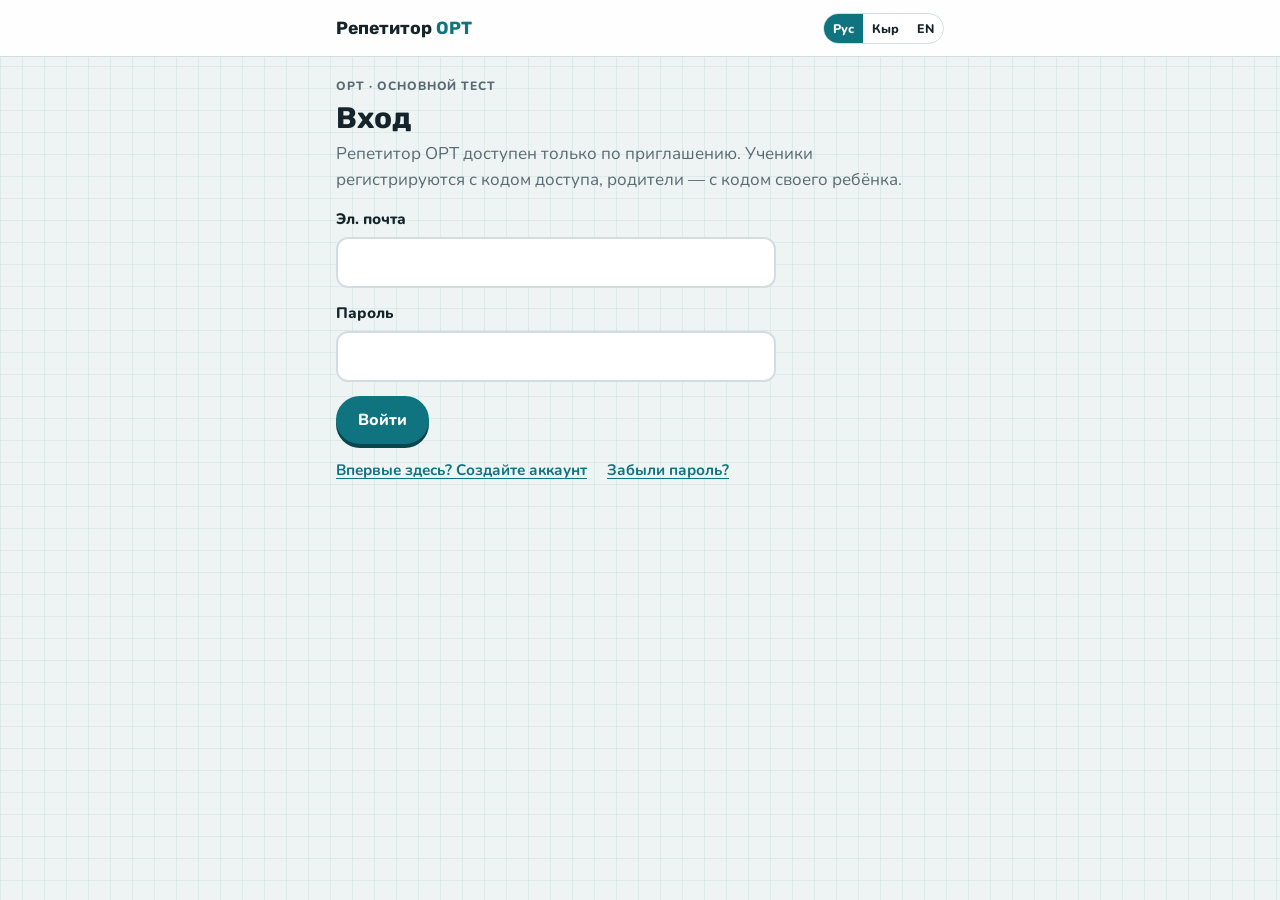
<file: index.html>
<!doctype html>
<html lang="ru">
<head>
<meta charset="utf-8">
<meta name="viewport" content="width=device-width, initial-scale=1, viewport-fit=cover">
<title>ORT Tutor</title>
<link rel="manifest" href="manifest.webmanifest">
<link rel="icon" type="image/png" sizes="192x192" href="icons/icon-192.png">
<link rel="apple-touch-icon" href="icons/icon-180.png">
<meta name="theme-color" content="#ffffff" media="(prefers-color-scheme: light)">
<meta name="theme-color" content="#162227" media="(prefers-color-scheme: dark)">
<meta name="apple-mobile-web-app-capable" content="yes">
<meta name="mobile-web-app-capable" content="yes">
<meta name="apple-mobile-web-app-title" content="ORT Tutor">
<meta name="apple-mobile-web-app-status-bar-style" content="default">
<link rel="preconnect" href="https://fonts.googleapis.com">
<link rel="stylesheet" href="https://fonts.googleapis.com/css2?family=Nunito:wght@400;600;700;800&family=Rubik:wght@600;700&family=JetBrains+Mono:wght@500;700&display=swap">
<link rel="stylesheet" href="css/styles.css">
</head>
<body>
<header class="topbar">
  <div class="wrap">
    <button type="button" class="brand" id="brand"></button>
    <span class="spacer"></span>
    <button type="button" class="chip lv" id="lvchip" hidden></button>
    <div class="seg" role="group" aria-label="Language">
      <button type="button" id="lang-ru" data-lang="ru">Рус</button>
      <button type="button" id="lang-ky" data-lang="ky">Кыр</button>
      <button type="button" id="lang-en" data-lang="en">EN</button>
    </div>
  </div>
</header>

<main id="app" class="wrap" aria-live="polite"></main>

<nav class="tabbar" id="tabbar" aria-label="Main" hidden>
  <button type="button" data-tab="home"><svg viewBox="0 0 24 24" aria-hidden="true"><path d="M3 11l9-7 9 7v9a1 1 0 0 1-1 1h-5v-6H9v6H4a1 1 0 0 1-1-1z"/></svg><span></span></button>
  <button type="button" data-tab="subjects"><svg viewBox="0 0 24 24" aria-hidden="true"><rect x="3" y="3" width="7" height="7" rx="1.5"/><rect x="14" y="3" width="7" height="7" rx="1.5"/><rect x="3" y="14" width="7" height="7" rx="1.5"/><rect x="14" y="14" width="7" height="7" rx="1.5"/></svg><span></span></button>
  <button type="button" data-tab="trophies"><svg viewBox="0 0 24 24" aria-hidden="true"><path d="M8 21h8M12 17v4M7 4h10v5a5 5 0 0 1-10 0z"/><path d="M17 5h3v2a3 3 0 0 1-3 3M7 5H4v2a3 3 0 0 0 3 3"/></svg><span></span></button>
  <button type="button" data-tab="settings"><svg viewBox="0 0 24 24" aria-hidden="true"><circle cx="12" cy="8" r="4"/><path d="M4 21a8 8 0 0 1 16 0"/></svg><span></span></button>
</nav>


<script src="vendor/supabase.js"></script>
<script src="js/config.js"></script>
<script src="js/auth.js"></script>
<script src="js/ui.js"></script>
<script src="js/game.js"></script>
<script src="js/guide.js"></script>
<script src="js/figures.js"></script>
<script src="js/paidformat.js"></script>
<script src="js/subjects.js"></script>
<script src="js/data/math.js"></script>
<script src="js/data/analogies.js"></script>
<script src="js/data/sentences.js"></script>
<script src="js/data/reading.js"></script>
<script src="js/data/grammar.js"></script>
<script src="js/app.js"></script>
<script>
// Offline support. Service workers need http(s), so this is skipped when the page is opened from file://.
if ("serviceWorker" in navigator && location.protocol.startsWith("http")) navigator.serviceWorker.register("sw.js").catch(() => {});
</script>
</body>
</html>
</file>
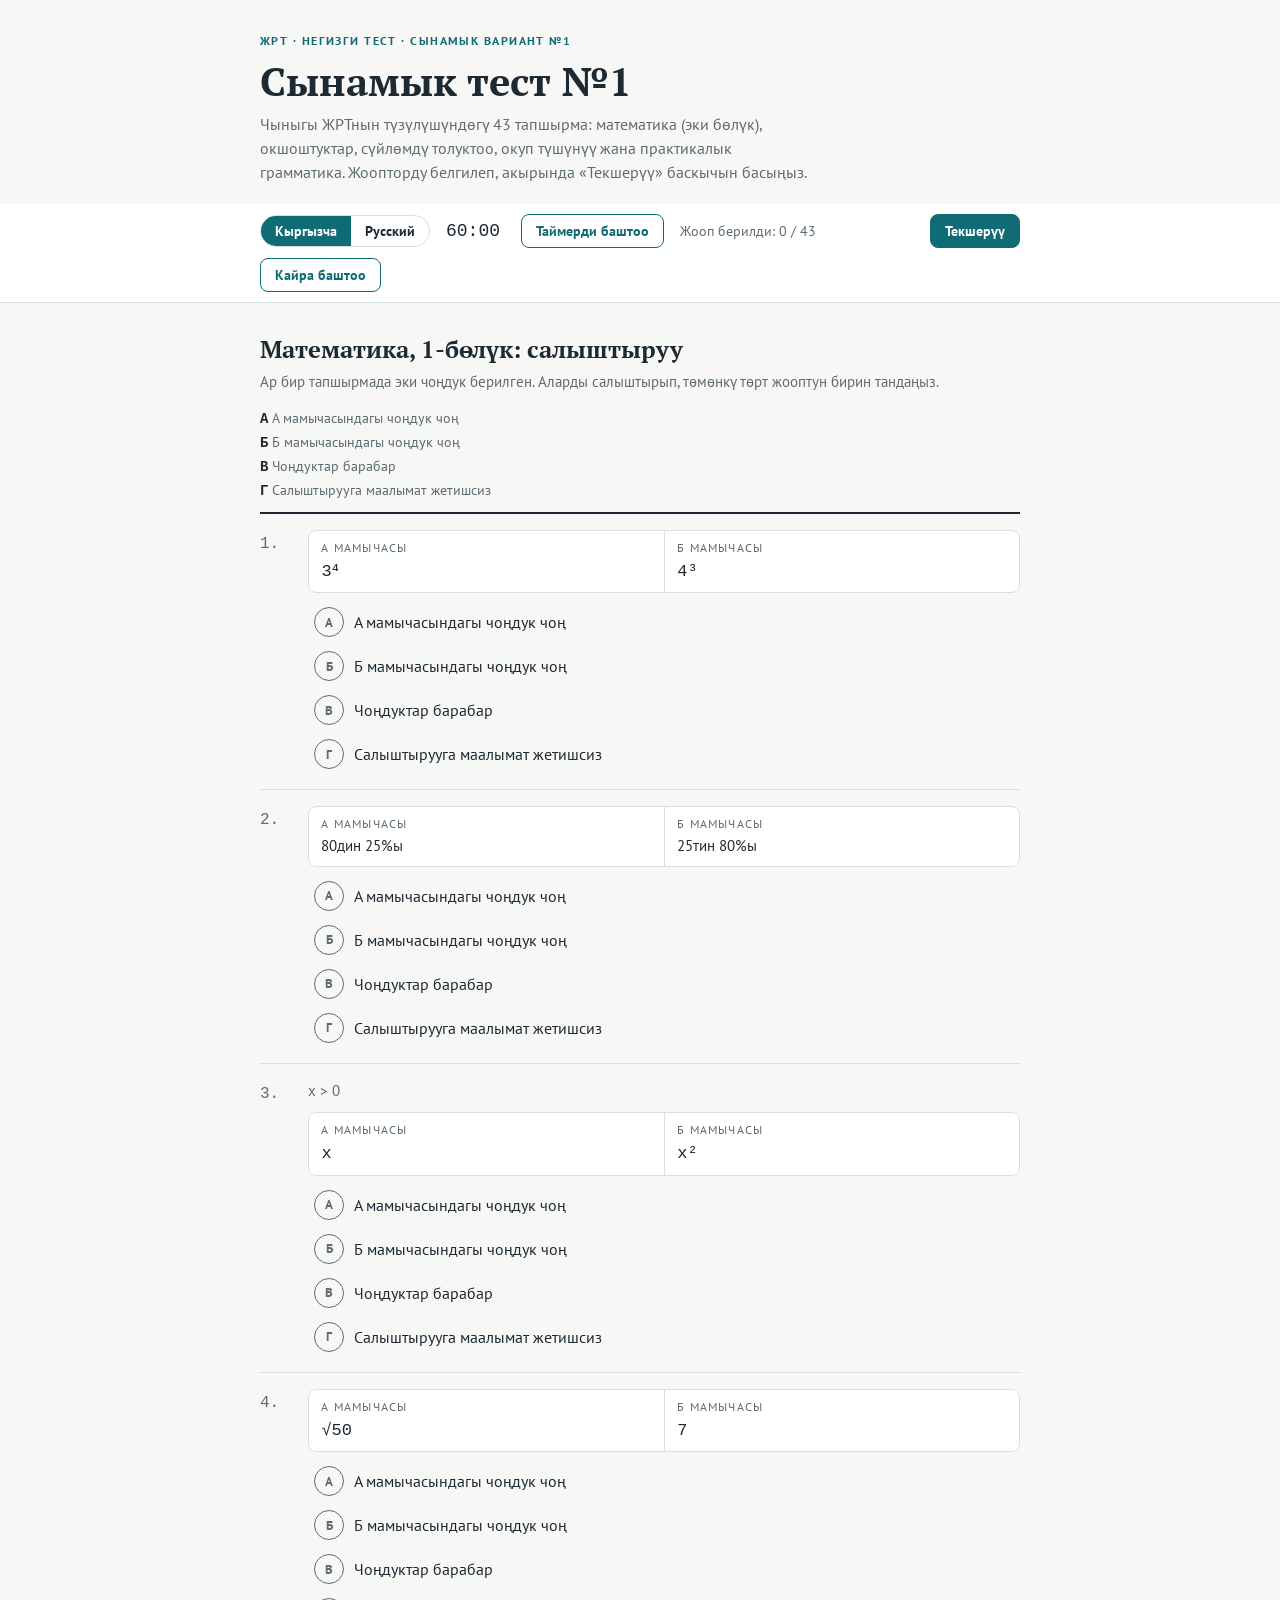
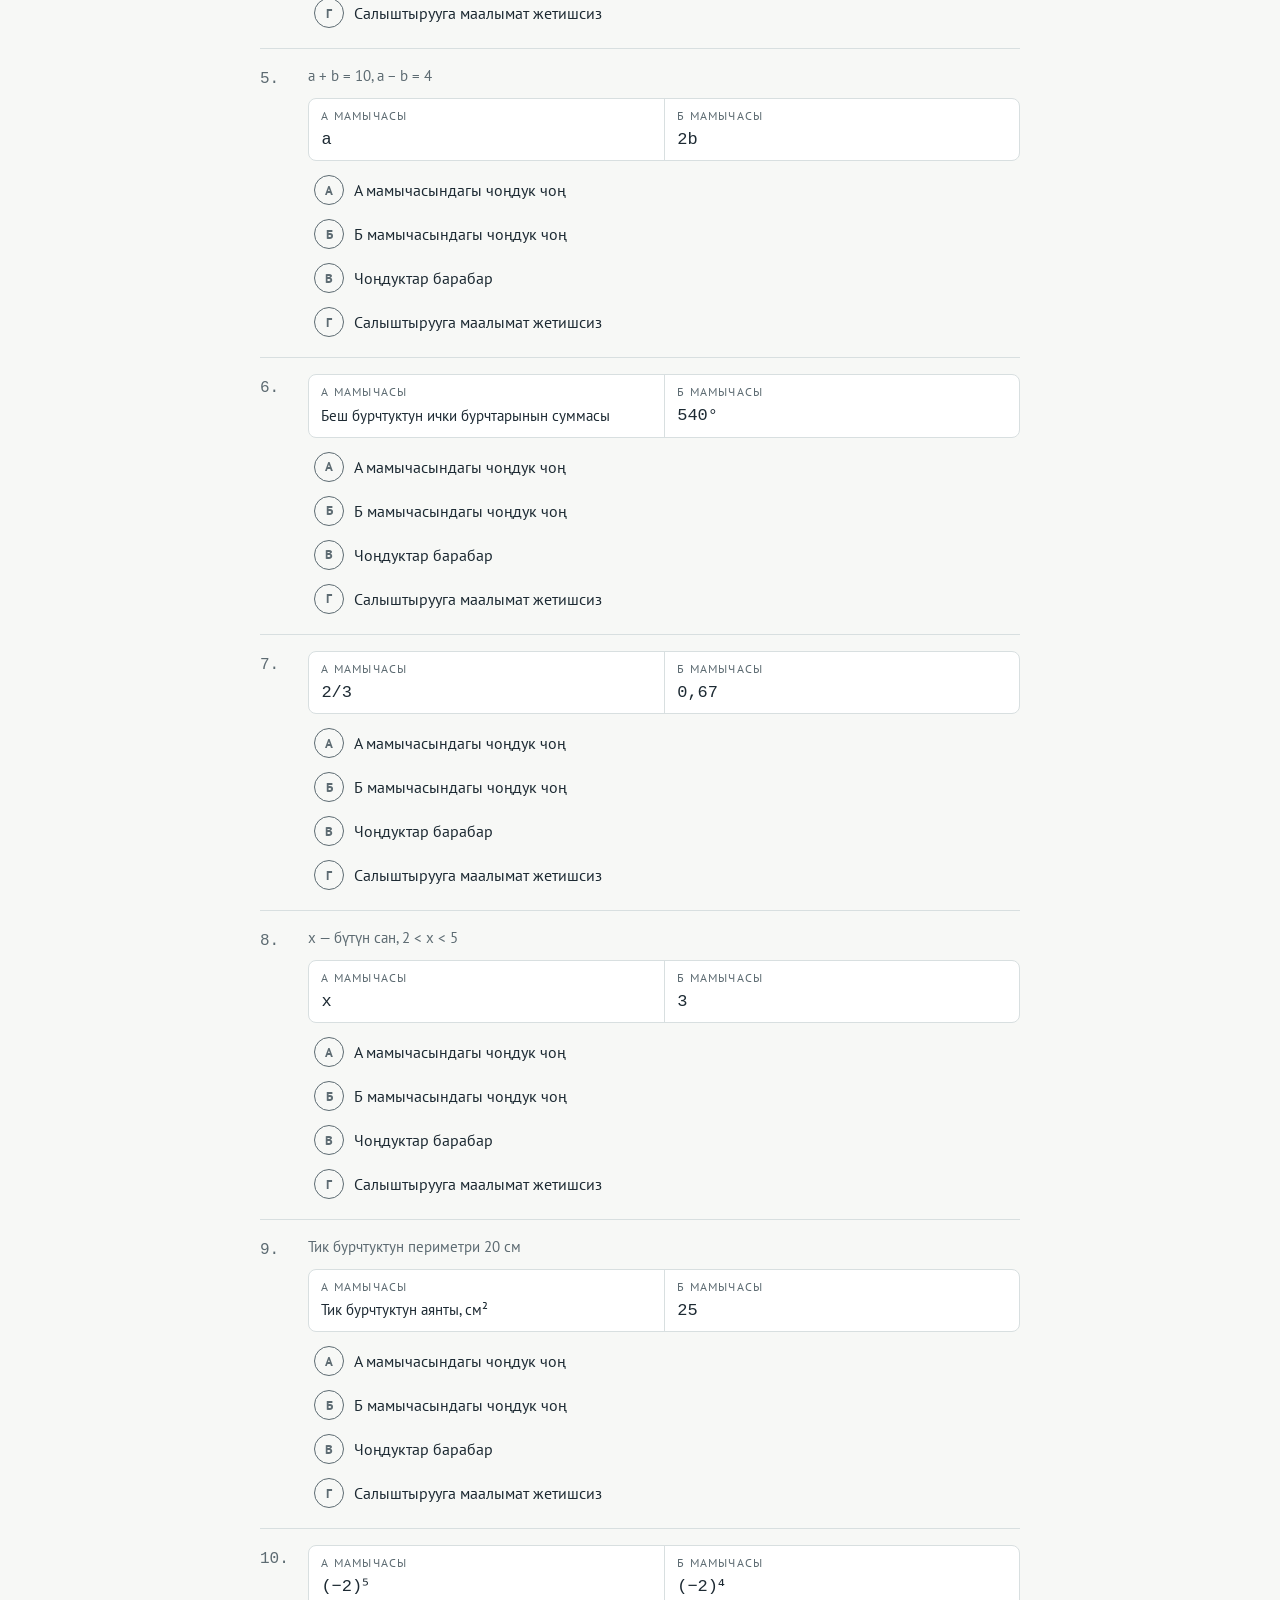
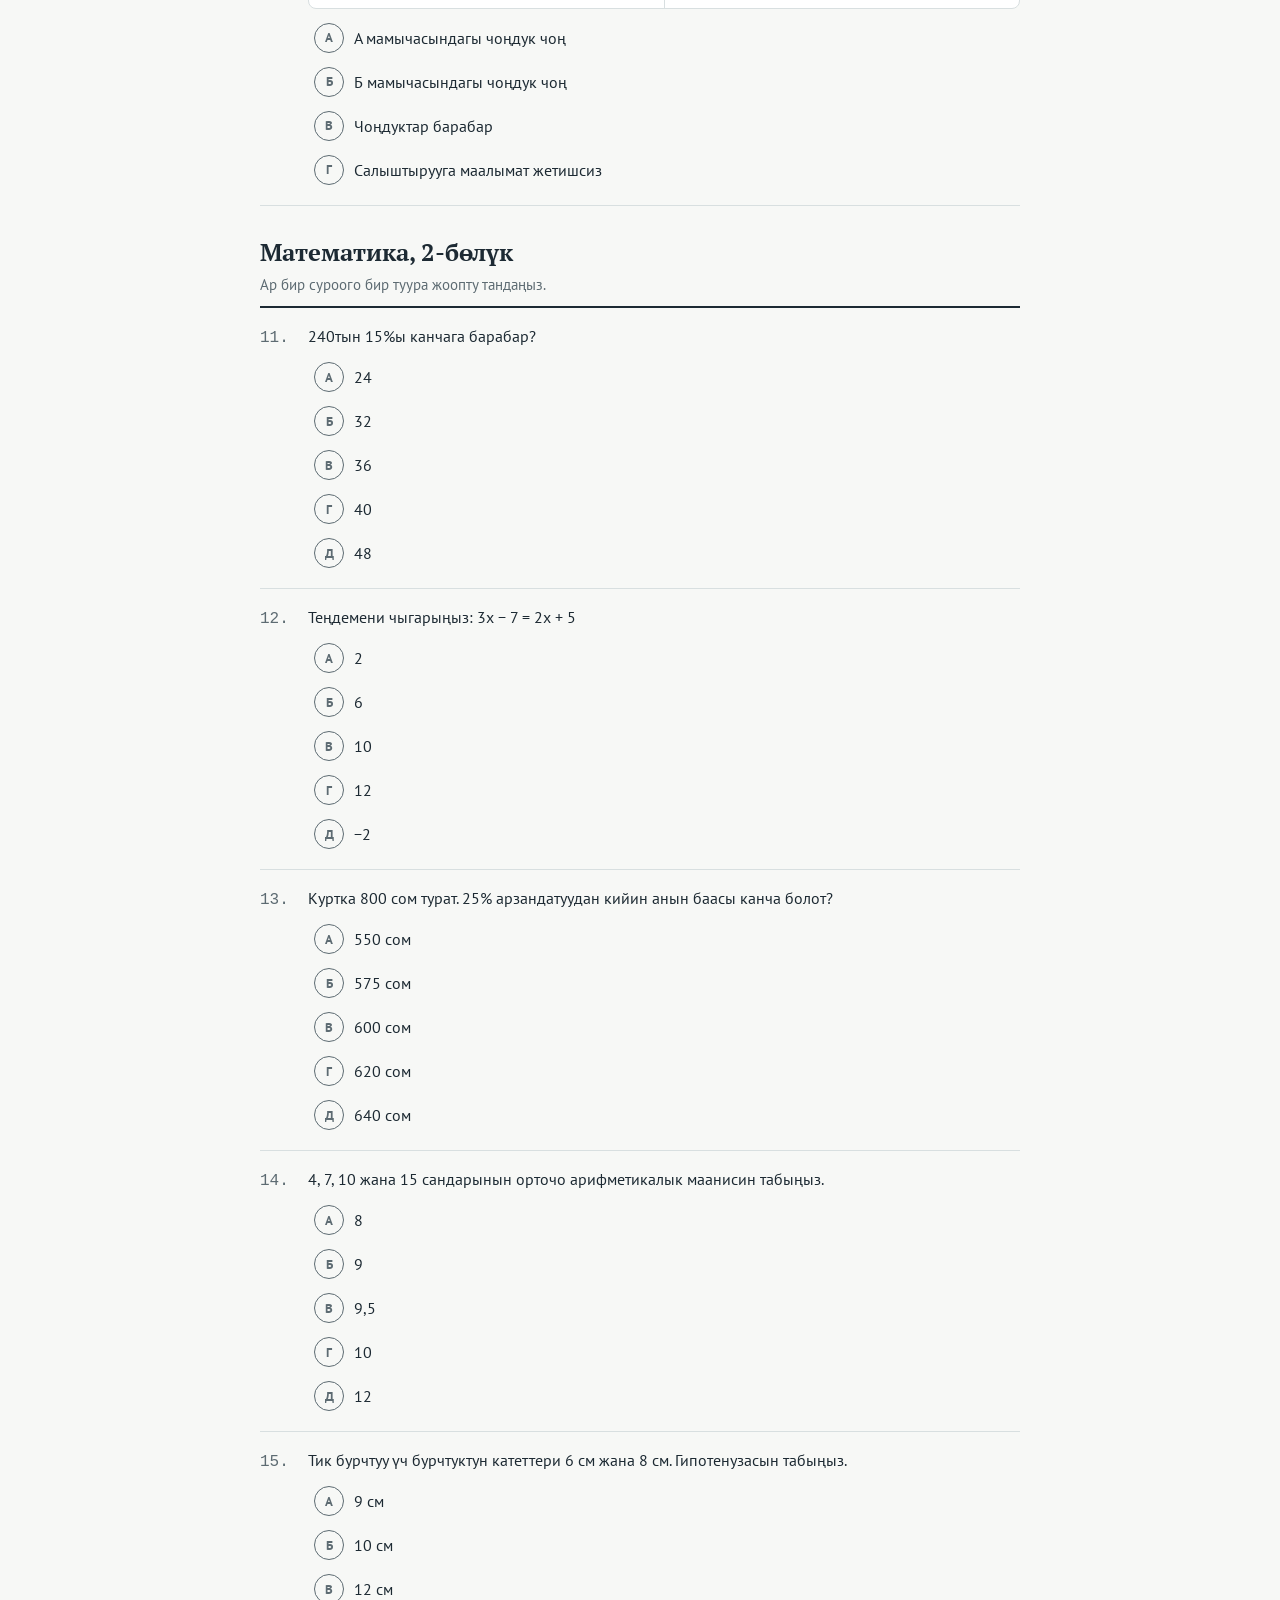
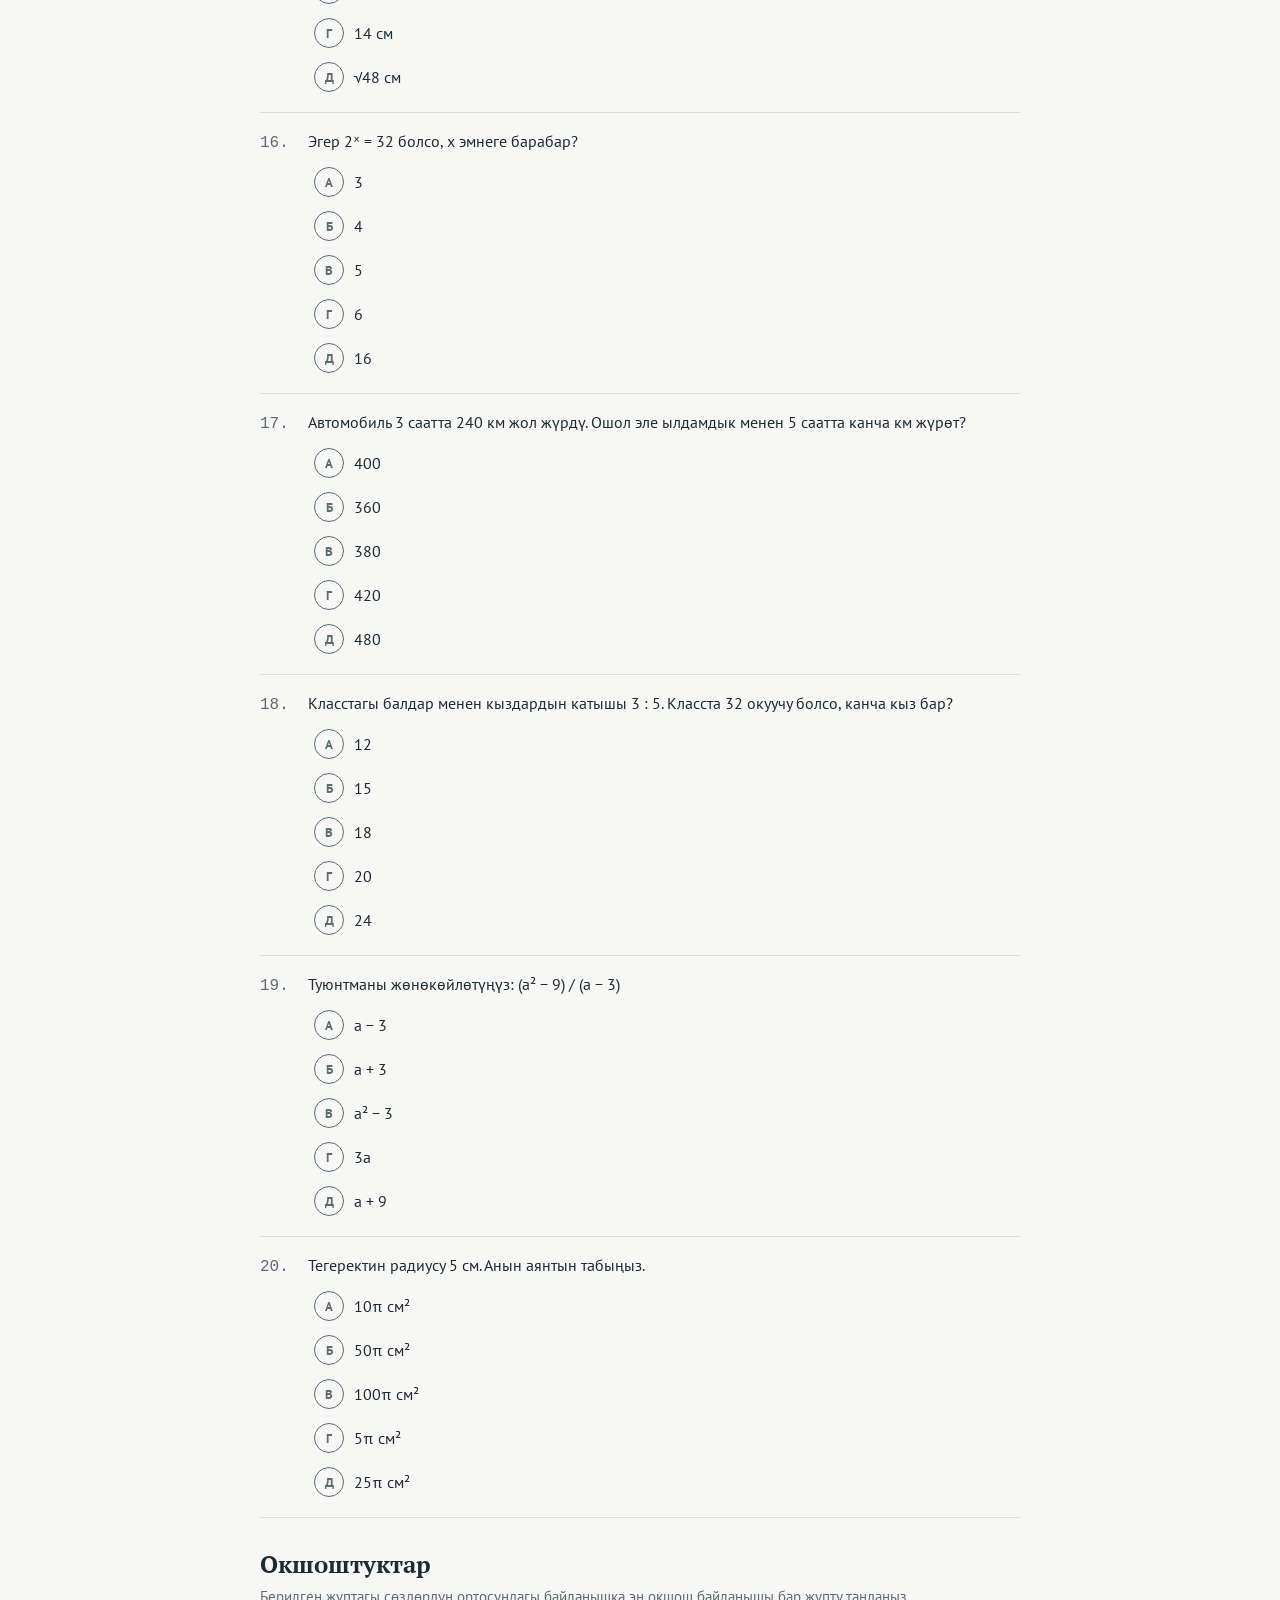
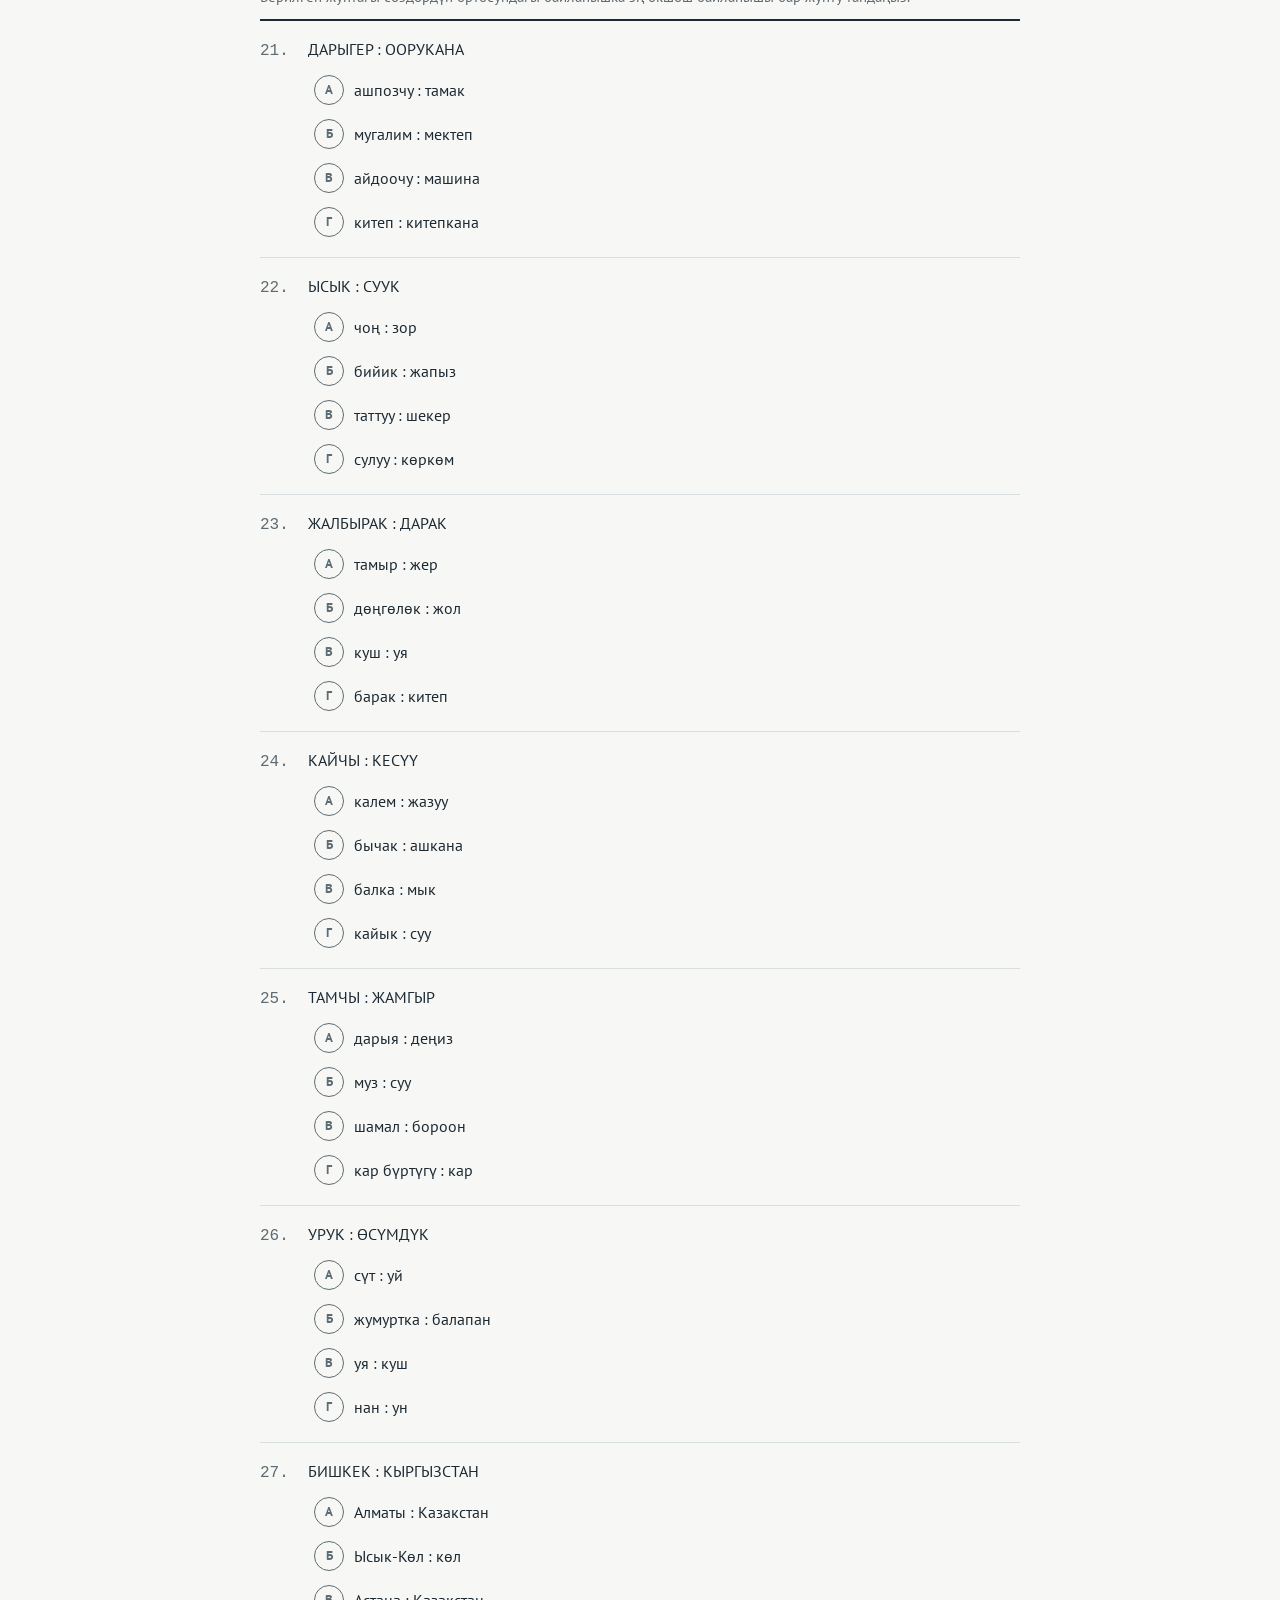
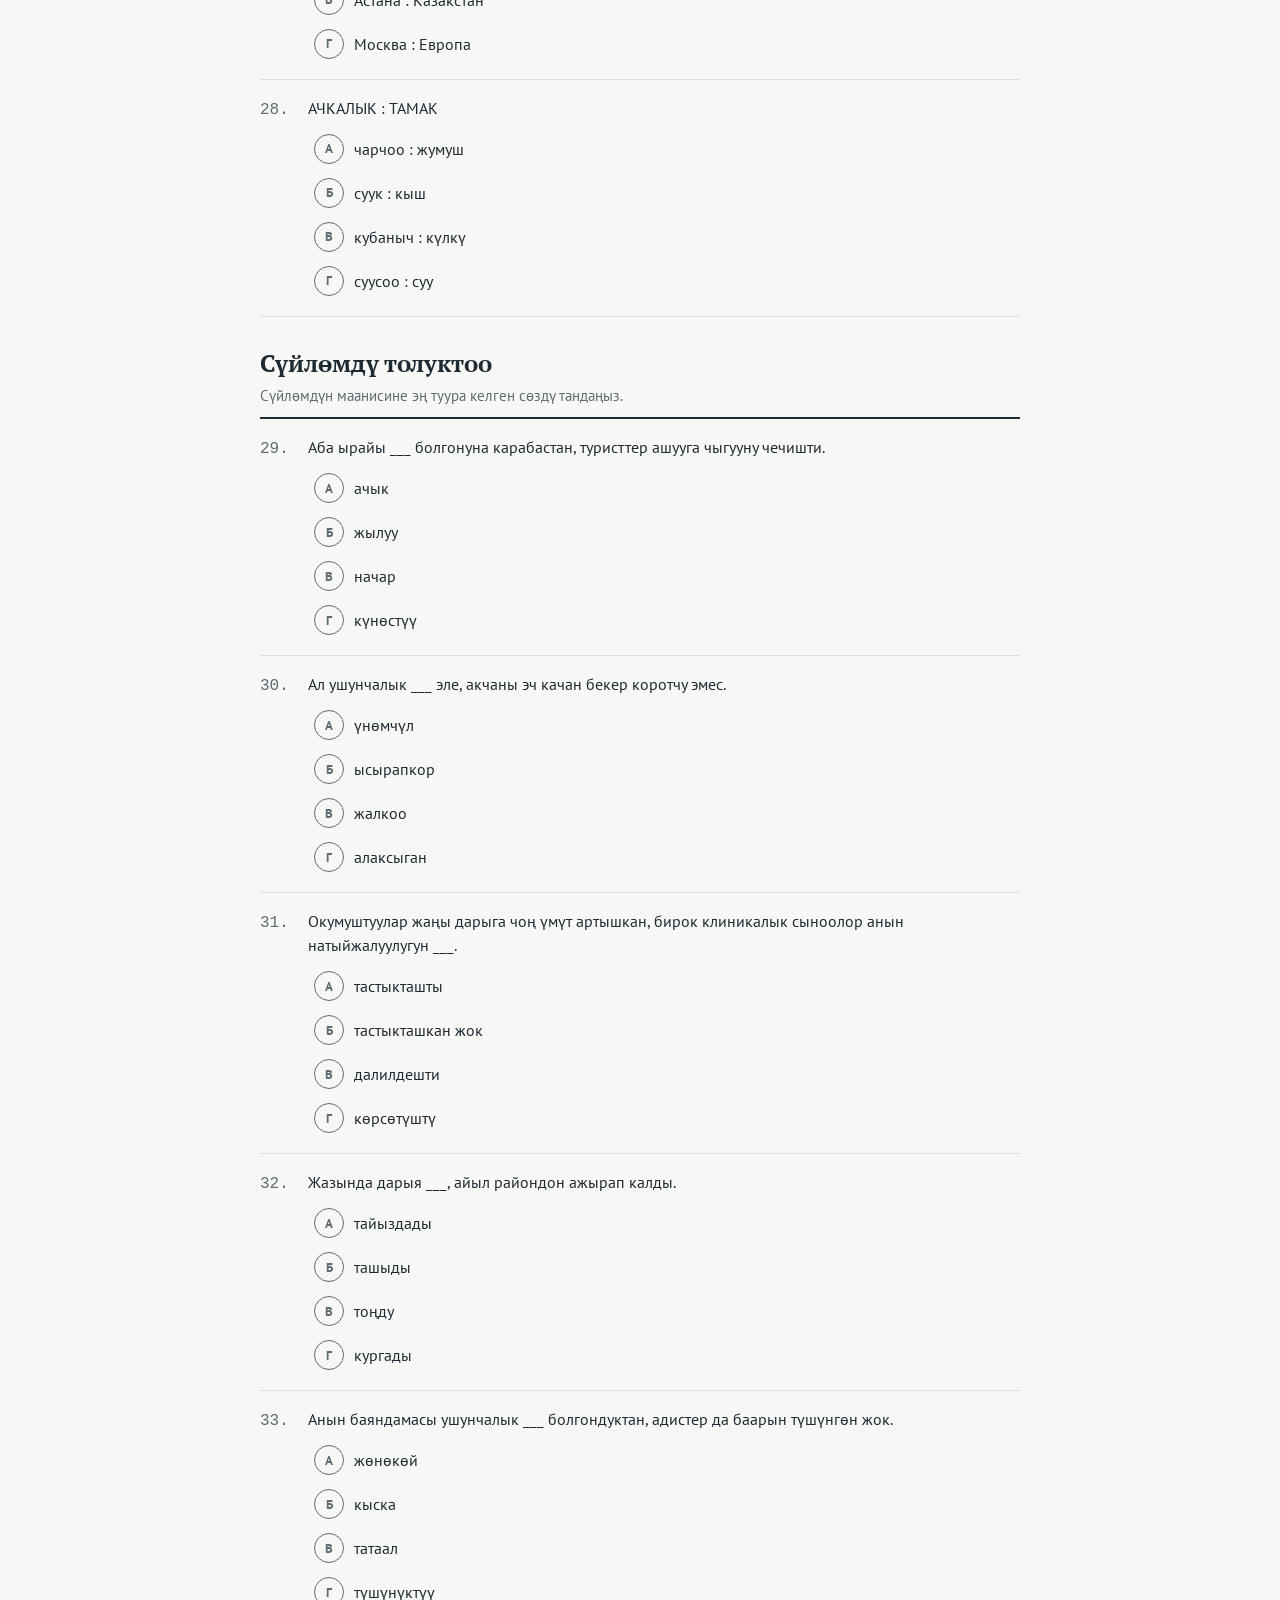
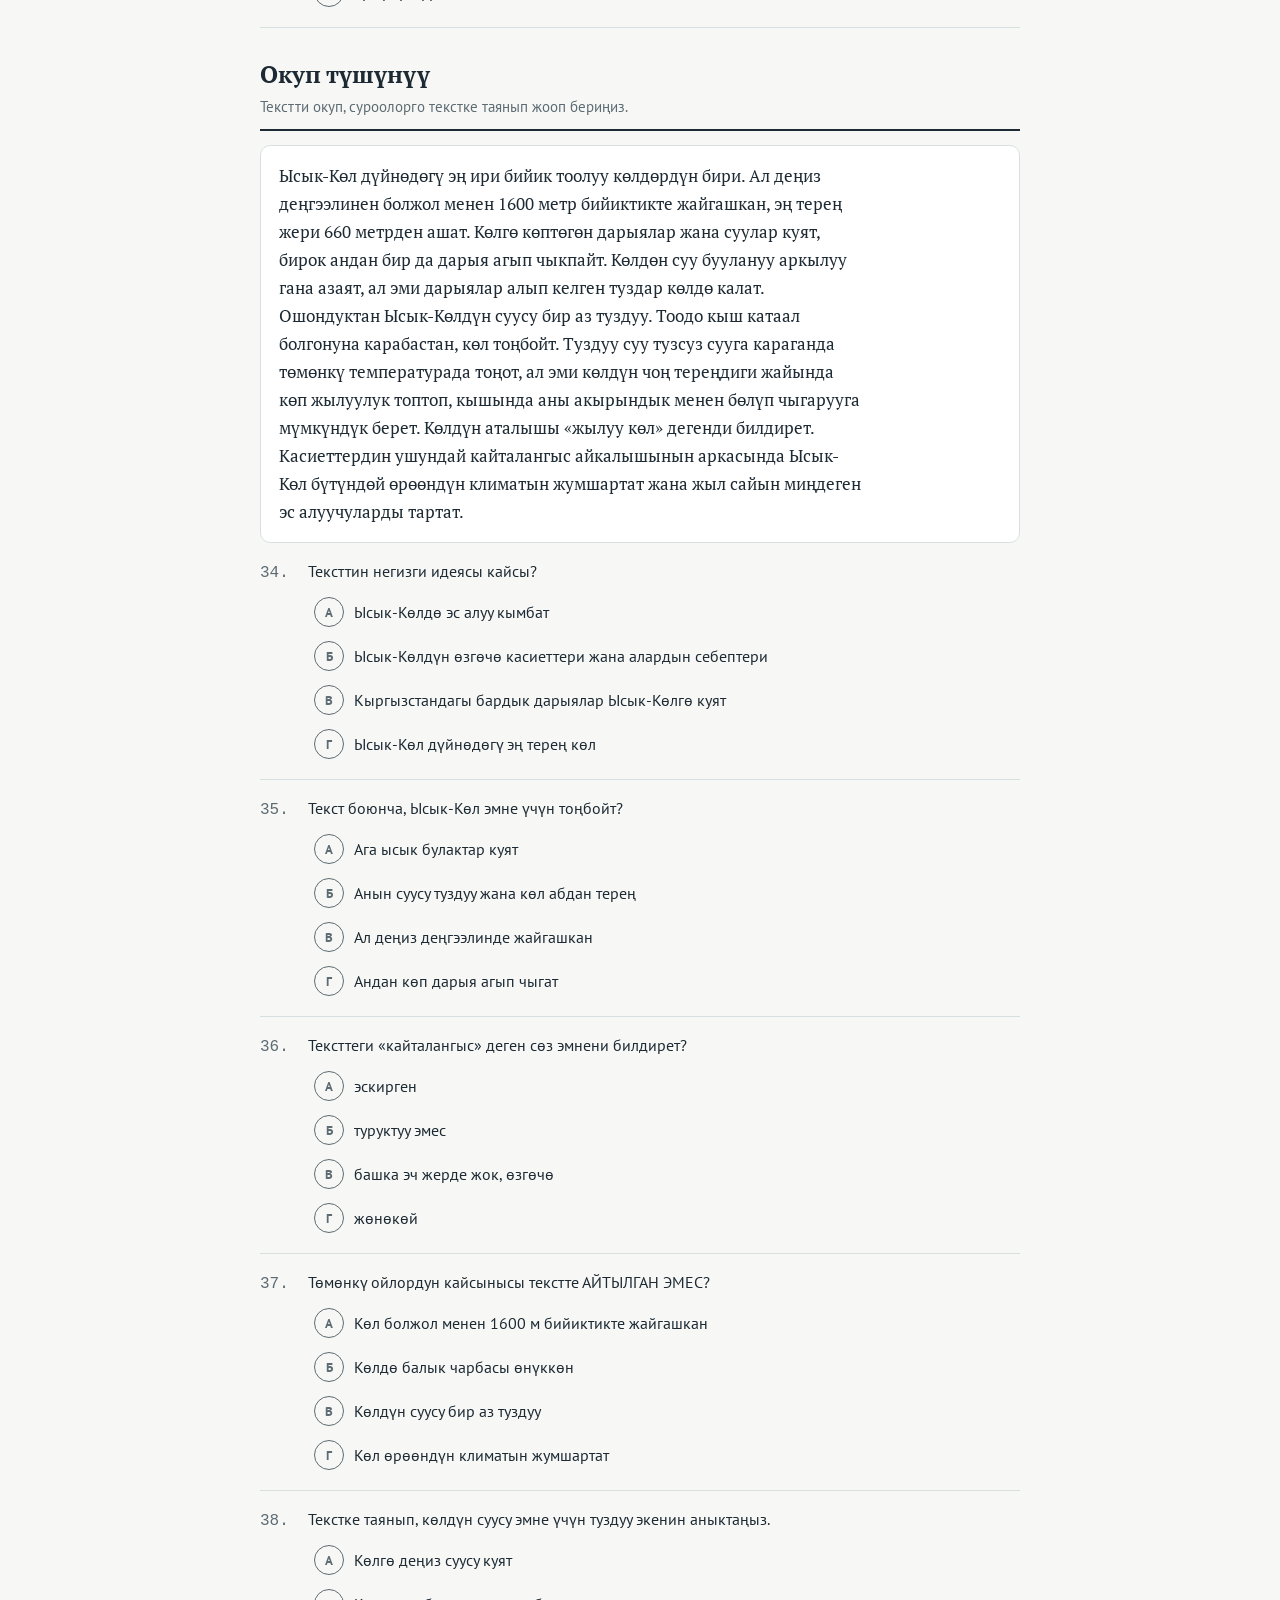
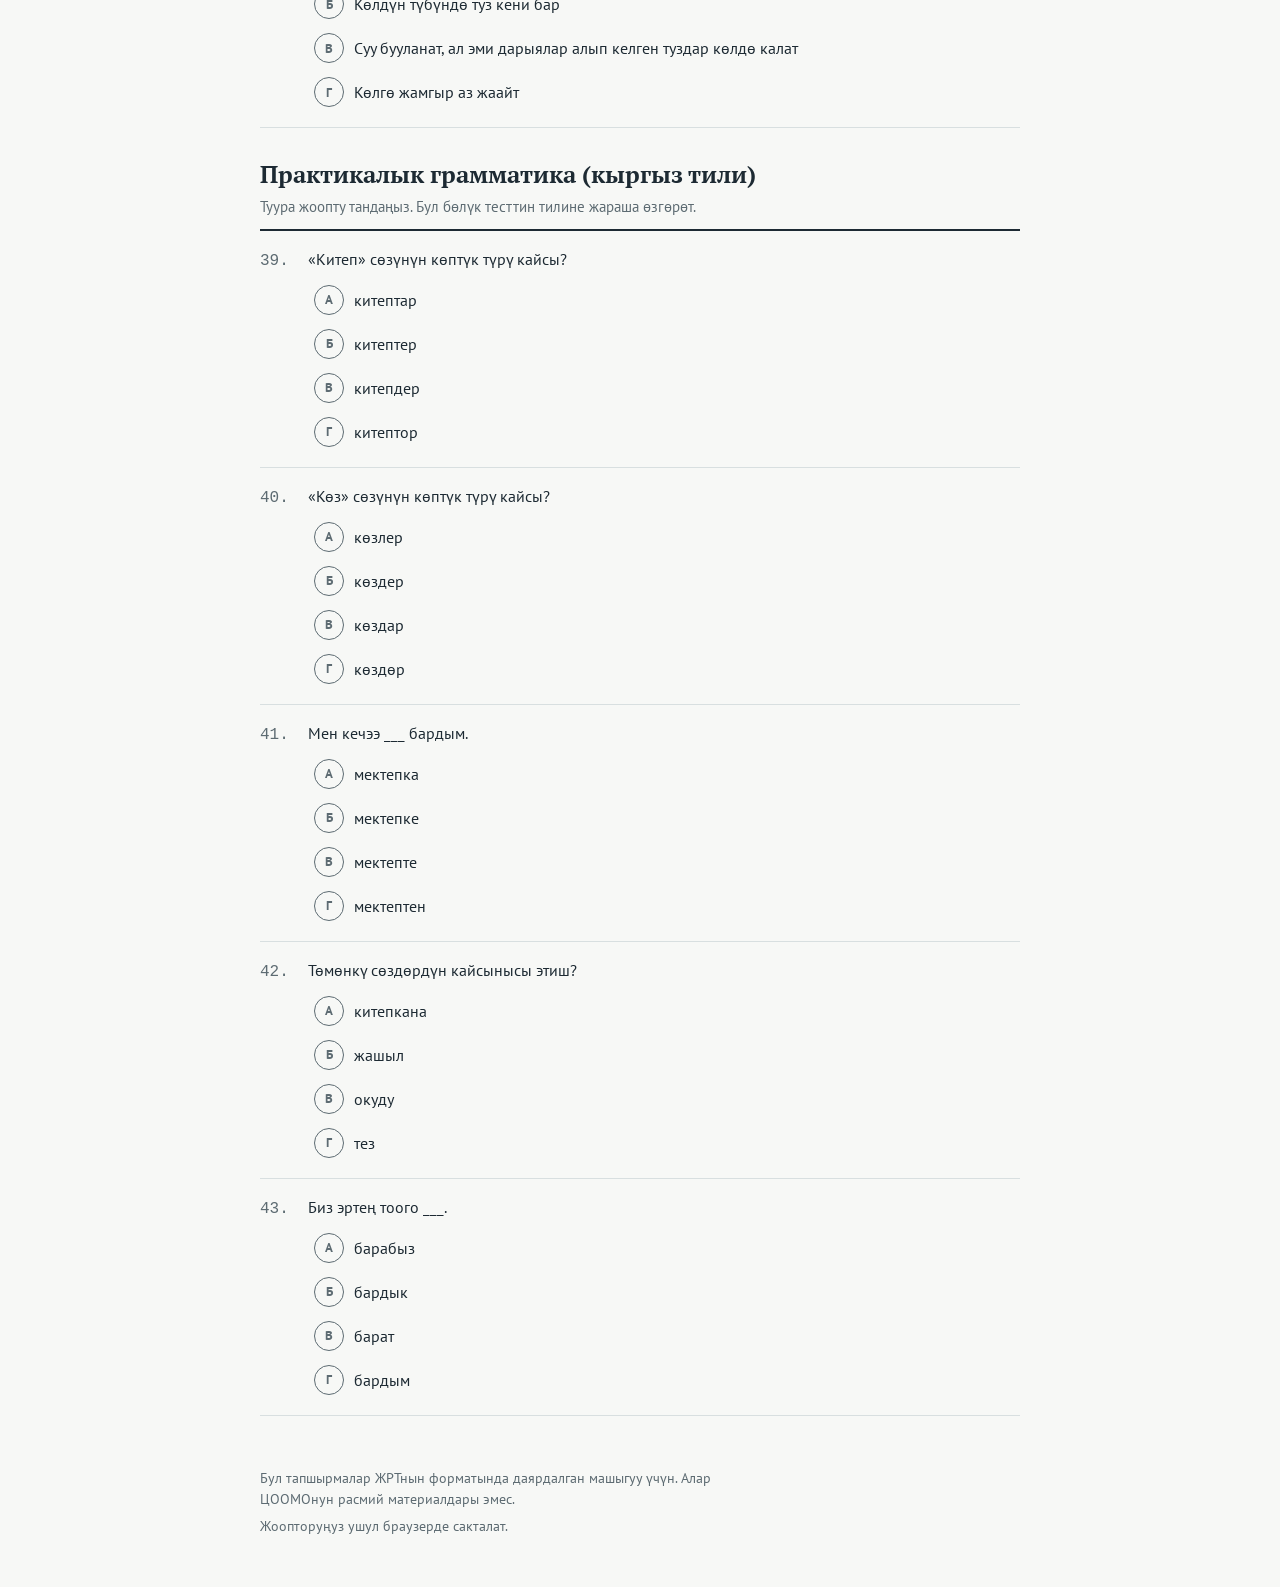
<file: mock-test/index.html>
<!doctype html><html><head><meta charset=utf8><meta name=viewport content="width=device-width,initial-scale=1,viewport-fit=cover"><style>:root{color-scheme:light;box-sizing:border-box;padding-top:env(safe-area-inset-top,0px);padding-bottom:env(safe-area-inset-bottom,0px)}html{scroll-padding-top:env(safe-area-inset-top,0px)}body{margin:0;padding:0;font:14px -apple-system,BlinkMacSystemFont,sans-serif;background:#fff;color:#000}img{max-width:100%}[hidden]:not([hidden=until-found i]){display:none!important}</style></head><body>
<title>ORT Mock Test 1</title>
<meta name="claude:viewport-fit-sides" content="cover">
<link rel="stylesheet" href="https://fonts.googleapis.com/css2?family=PT+Serif:wght@400;700&family=PT+Sans:wght@400;700&family=PT+Mono&display=swap">
<style>
/* Layout: a single answer-sheet column; each question is a row with Cyrillic answer bubbles, a sticky bar carries language, timer and score. */
:root {
  --paper: #f7f8f6;
  --sheet: #ffffff;
  --ink: #1d2a33;
  --muted: #5d6b72;
  --line: #d8dfe0;
  --accent: #0f6b74;
  --accent-soft: #dcefef;
  --good: #23784a;
  --good-soft: #def2e5;
  --bad: #b23a2e;
  --bad-soft: #f8e1dd;
  --f-display: "PT Serif", Georgia, "Times New Roman", serif;
  --f-body: "PT Sans", "Segoe UI", Arial, sans-serif;
  --f-mono: "PT Mono", ui-monospace, Menlo, Consolas, monospace;
}
@media (prefers-color-scheme: dark) { :root:not([data-theme="light"]) {
  --paper: #121a1e; --sheet: #182227; --ink: #e3eaec; --muted: #94a3a9; --line: #2c3a40;
  --accent: #5cc3c9; --accent-soft: #19393c; --good: #6fd29a; --good-soft: #17332a; --bad: #f08b7e; --bad-soft: #3c201d;
  color-scheme: dark } }
:root[data-theme="dark"] {
  --paper: #121a1e; --sheet: #182227; --ink: #e3eaec; --muted: #94a3a9; --line: #2c3a40;
  --accent: #5cc3c9; --accent-soft: #19393c; --good: #6fd29a; --good-soft: #17332a; --bad: #f08b7e; --bad-soft: #3c201d;
  color-scheme: dark }

body { background: var(--paper); color: var(--ink); font-family: var(--f-body); font-size: 16px; line-height: 1.5; }
body::before { content: ""; position: fixed; inset: 0 0 auto; height: env(safe-area-inset-top, 0px); z-index: 10; background: var(--sheet); }
.wrap { max-width: 760px; margin: 0 auto; padding-left: max(16px, env(safe-area-inset-left, 0px)); padding-right: max(16px, env(safe-area-inset-right, 0px)); }

header.top { padding-block: 32px 20px; display: grid; gap: 8px; }
.eyebrow { font-size: 12px; letter-spacing: .12em; text-transform: uppercase; color: var(--accent); font-weight: 700; }
h1 { font-family: var(--f-display); font-size: clamp(28px, 6vw, 40px); line-height: 1.15; margin: 0; text-wrap: balance; }
.lede { color: var(--muted); margin: 0; max-width: 62ch; }

.bar { position: sticky; top: env(safe-area-inset-top, 0px); z-index: 5; background: var(--sheet); border-bottom: 1px solid var(--line); }
.bar .wrap { display: flex; flex-wrap: wrap; align-items: center; gap: 10px 16px; padding-block: 10px; }
.seg { display: inline-flex; border: 1px solid var(--line); border-radius: 999px; overflow: hidden; }
.seg button { border: 0; background: transparent; color: var(--ink); font: 700 14px var(--f-body); padding: 6px 14px; cursor: pointer; }
.seg button[aria-pressed="true"] { background: var(--accent); color: var(--sheet); }
.timer { font-family: var(--f-mono); font-variant-numeric: tabular-nums; font-size: 18px; min-width: 5.5ch; }
.timer.low { color: var(--bad); }
.btn { border: 1px solid var(--accent); background: transparent; color: var(--accent); font: 700 14px var(--f-body); padding: 7px 14px; border-radius: 8px; cursor: pointer; }
.btn.primary { background: var(--accent); color: var(--sheet); }
.btn:focus-visible, .seg button:focus-visible, .bubble input:focus-visible + span { outline: 3px solid var(--accent); outline-offset: 2px; }
.spacer { flex: 1; }
.progress { font-size: 14px; color: var(--muted); font-variant-numeric: tabular-nums; }

.score { margin-block: 20px 0; padding: 16px; background: var(--sheet); border: 1px solid var(--line); border-radius: 10px; display: grid; gap: 10px; }
.score h2 { margin: 0; font-family: var(--f-display); font-size: 22px; }
.score table { border-collapse: collapse; width: 100%; font-variant-numeric: tabular-nums; }
.score td { padding: 4px 0; border-bottom: 1px solid var(--line); }
.score td:last-child { text-align: right; font-family: var(--f-mono); }

section.part { margin-block: 28px; }
.part-head { display: grid; gap: 4px; padding-bottom: 10px; border-bottom: 2px solid var(--ink); }
.part-head h2 { margin: 0; font-family: var(--f-display); font-size: 24px; }
.part-head p { margin: 0; color: var(--muted); font-size: 15px; }
.legend { margin: 10px 0 0; padding: 0; list-style: none; display: grid; gap: 2px; font-size: 14px; color: var(--muted); }
.legend b { color: var(--ink); font-family: var(--f-mono); }

.passage { background: var(--sheet); border: 1px solid var(--line); border-radius: 10px; padding: 16px 18px; margin-top: 14px; font-family: var(--f-display); font-size: 17px; line-height: 1.65; }
.passage p { margin: 0; max-width: 65ch; }

.q { display: grid; grid-template-columns: 2.4em minmax(0, 1fr); gap: 4px 10px; padding-block: 16px; border-bottom: 1px solid var(--line); }
.q .num { font-family: var(--f-mono); color: var(--muted); padding-top: 2px; }
.q .body { min-width: 0; display: grid; gap: 10px; }
.q .stem { margin: 0; }
.cond { font-size: 15px; color: var(--muted); }
.cmp { display: grid; grid-template-columns: 1fr 1fr; border: 1px solid var(--line); border-radius: 8px; overflow: hidden; background: var(--sheet); }
.cmp div { padding: 8px 12px; display: grid; gap: 2px; }
.cmp div + div { border-left: 1px solid var(--line); }
.cmp small { font-size: 12px; letter-spacing: .1em; text-transform: uppercase; color: var(--muted); }
.cmp span { font-family: var(--f-mono); font-size: 17px; }
.cmp span.text { font-family: var(--f-body); font-size: 15px; }
.opts { display: grid; gap: 6px; }
.bubble { display: grid; grid-template-columns: 30px minmax(0, 1fr); align-items: center; gap: 10px; cursor: pointer; padding: 4px 6px; border-radius: 8px; }
.bubble input { position: absolute; opacity: 0; width: 1px; height: 1px; }
.bubble .dot { width: 28px; height: 28px; border-radius: 50%; border: 1.5px solid var(--muted); display: grid; place-items: center; font: 700 13px var(--f-body); color: var(--muted); }
.bubble input:checked + .dot { background: var(--ink); border-color: var(--ink); color: var(--sheet); }
.bubble:hover .dot { border-color: var(--accent); }
.graded .bubble { cursor: default; }
.bubble.right { background: var(--good-soft); }
.bubble.right .dot { border-color: var(--good); color: var(--good); }
.bubble.right input:checked + .dot { background: var(--good); border-color: var(--good); color: var(--sheet); }
.bubble.wrong { background: var(--bad-soft); }
.bubble.wrong input:checked + .dot { background: var(--bad); border-color: var(--bad); }
.why { margin: 0; font-size: 14px; color: var(--muted); border-left: 3px solid var(--line); padding-left: 10px; }
.mark { font-size: 13px; font-weight: 700; }
.mark.ok { color: var(--good); } .mark.no { color: var(--bad); }

footer { padding-block: 24px 48px; color: var(--muted); font-size: 14px; }
footer p { margin: 0 0 6px; max-width: 65ch; }
@media (max-width: 480px) { .cmp { grid-template-columns: 1fr; } .cmp div + div { border-left: 0; border-top: 1px solid var(--line); } }
@media (prefers-reduced-motion: reduce) { * { transition: none !important; } }
</style>

<div class="wrap">
  <header class="top">
    <div class="eyebrow" id="eyebrow"></div>
    <h1 id="title"></h1>
    <p class="lede" id="lede"></p>
  </header>
</div>

<div class="bar">
  <div class="wrap">
    <div class="seg" role="group" aria-label="Language">
      <button type="button" id="lang-ky" data-lang="ky">Кыргызча</button>
      <button type="button" id="lang-ru" data-lang="ru">Русский</button>
    </div>
    <span class="timer" id="timer" aria-live="off">60:00</span>
    <button type="button" class="btn" id="timer-btn"></button>
    <span class="progress" id="progress"></span>
    <span class="spacer"></span>
    <button type="button" class="btn primary" id="check-btn"></button>
    <button type="button" class="btn" id="reset-btn"></button>
  </div>
</div>

<div class="wrap">
  <div class="score" id="score" hidden></div>
  <main id="test"></main>
  <footer>
    <p id="foot1"></p>
    <p id="foot2"></p>
  </footer>
</div>

<script>
const UI = {
  ky: {
    eyebrow: "ЖРТ · Негизги тест · Сынамык вариант №1",
    title: "Сынамык тест №1",
    lede: "Чыныгы ЖРТнын түзүлүшүндөгү 43 тапшырма: математика (эки бөлүк), окшоштуктар, сүйлөмдү толуктоо, окуп түшүнүү жана практикалык грамматика. Жоопторду белгилеп, акырында «Текшерүү» баскычын басыңыз.",
    start: "Таймерди баштоо", pause: "Тыныгуу", check: "Текшерүү", reset: "Кайра баштоо", resetConfirm: "Чын эле тазалайсызбы?",
    progress: (a, n) => `Жооп берилди: ${a} / ${n}`,
    scoreTitle: (s, n) => `Натыйжа: ${s} / ${n}`,
    total: "Жалпы", correct: "Туура", yourWrong: "Туура эмес. Туура жооп:", blank: "Жооп берилген жок. Туура жооп:",
    colA: "А мамычасы", colB: "Б мамычасы", passageLabel: "Текст",
    foot1: "Бул тапшырмалар ЖРТнын форматында даярдалган машыгуу үчүн. Алар ЦООМОнун расмий материалдары эмес.",
    foot2: "Жоопторуңуз ушул браузерде сакталат."
  },
  ru: {
    eyebrow: "ОРТ · Основной тест · Пробный вариант №1",
    title: "Пробный тест №1",
    lede: "43 задания в формате настоящего ОРТ: математика (две части), аналогии, дополнение предложений, чтение и понимание, практическая грамматика. Отмечайте ответы и в конце нажмите «Проверить».",
    start: "Запустить таймер", pause: "Пауза", check: "Проверить", reset: "Начать заново", resetConfirm: "Точно очистить?",
    progress: (a, n) => `Отвечено: ${a} / ${n}`,
    scoreTitle: (s, n) => `Результат: ${s} / ${n}`,
    total: "Всего", correct: "Верно", yourWrong: "Неверно. Правильный ответ:", blank: "Нет ответа. Правильный ответ:",
    colA: "Колонка А", colB: "Колонка Б", passageLabel: "Текст",
    foot1: "Эти задания составлены в формате ОРТ для тренировки. Это не официальные материалы ЦООМО.",
    foot2: "Ваши ответы сохраняются в этом браузере."
  }
};
const LETTERS = ["А", "Б", "В", "Г", "Д"];

const CMP_OPTS = {
  ky: ["А мамычасындагы чоңдук чоң", "Б мамычасындагы чоңдук чоң", "Чоңдуктар барабар", "Салыштырууга маалымат жетишсиз"],
  ru: ["Величина в колонке А больше", "Величина в колонке Б больше", "Величины равны", "Информации недостаточно"]
};

// Each question: id, stem {ky, ru}, options (array shared, or {ky, ru}), answer index, why {ky, ru}.
const SECTIONS = [
  {
    id: "m1", kind: "cmp",
    title: { ky: "Математика, 1-бөлүк: салыштыруу", ru: "Математика, часть 1: сравнение" },
    intro: { ky: "Ар бир тапшырмада эки чоңдук берилген. Аларды салыштырып, төмөнкү төрт жооптун бирин тандаңыз.", ru: "В каждом задании даны две величины. Сравните их и выберите один из четырёх ответов." },
    items: [
      { id: "m1-1", a: "3⁴", b: "4³", ans: 0, why: { ky: "3⁴ = 81, 4³ = 64.", ru: "3⁴ = 81, 4³ = 64." } },
      { id: "m1-2", a: { ky: "80дин 25%ы", ru: "25% от 80" }, b: { ky: "25тин 80%ы", ru: "80% от 25" }, ans: 2, why: { ky: "0,25 · 80 = 20 жана 0,8 · 25 = 20.", ru: "0,25 · 80 = 20 и 0,8 · 25 = 20." } },
      { id: "m1-3", cond: "x > 0", a: "x", b: "x²", ans: 3, why: { ky: "x = 2 болсо x² чоң, x = 0,5 болсо x чоң, x = 1 болсо барабар.", ru: "При x = 2 больше x², при x = 0,5 больше x, при x = 1 они равны." } },
      { id: "m1-4", a: "√50", b: "7", ans: 0, why: { ky: "7 = √49, ал эми √50 > √49.", ru: "7 = √49, а √50 > √49." } },
      { id: "m1-5", cond: "a + b = 10,  a − b = 4", a: "a", b: "2b", ans: 0, why: { ky: "Теңдемелерди кошсок 2a = 14, a = 7, b = 3, 2b = 6.", ru: "Сложив уравнения, 2a = 14, a = 7, b = 3, 2b = 6." } },
      { id: "m1-6", a: { ky: "Беш бурчтуктун ички бурчтарынын суммасы", ru: "Сумма внутренних углов пятиугольника" }, b: "540°", ans: 2, why: { ky: "180° · (5 − 2) = 540°.", ru: "180° · (5 − 2) = 540°." } },
      { id: "m1-7", a: "2/3", b: "0,67", ans: 1, why: { ky: "2/3 = 0,666…, бул 0,67ден кичине.", ru: "2/3 = 0,666…, это меньше 0,67." } },
      { id: "m1-8", cond: { ky: "x — бүтүн сан, 2 < x < 5", ru: "x — целое число, 2 < x < 5" }, a: "x", b: "3", ans: 3, why: { ky: "x = 3 же x = 4 болушу мүмкүн.", ru: "x может быть 3 или 4." } },
      { id: "m1-9", cond: { ky: "Тик бурчтуктун периметри 20 см", ru: "Периметр прямоугольника равен 20 см" }, a: { ky: "Тик бурчтуктун аянты, см²", ru: "Площадь прямоугольника, см²" }, b: "25", ans: 3, why: { ky: "5 × 5 болсо аянт 25ке барабар, 4 × 6 болсо 24. Аянт 25тен ашпайт, бирок барабар да, кичине да болушу мүмкүн.", ru: "При 5 × 5 площадь равна 25, при 4 × 6 она равна 24. Больше 25 не бывает, но может быть и равна, и меньше." } },
      { id: "m1-10", a: "(−2)⁵", b: "(−2)⁴", ans: 1, why: { ky: "(−2)⁵ = −32, (−2)⁴ = 16.", ru: "(−2)⁵ = −32, (−2)⁴ = 16." } }
    ]
  },
  {
    id: "m2", kind: "mc",
    title: { ky: "Математика, 2-бөлүк", ru: "Математика, часть 2" },
    intro: { ky: "Ар бир суроого бир туура жоопту тандаңыз.", ru: "Выберите один правильный ответ на каждый вопрос." },
    items: [
      { id: "m2-1", stem: { ky: "240тын 15%ы канчага барабар?", ru: "Чему равно 15% от 240?" }, opts: ["24", "32", "36", "40", "48"], ans: 2, why: { ky: "240 · 0,15 = 36.", ru: "240 · 0,15 = 36." } },
      { id: "m2-2", stem: { ky: "Теңдемени чыгарыңыз: 3x − 7 = 2x + 5", ru: "Решите уравнение: 3x − 7 = 2x + 5" }, opts: ["2", "6", "10", "12", "−2"], ans: 3, why: { ky: "3x − 2x = 5 + 7, x = 12.", ru: "3x − 2x = 5 + 7, x = 12." } },
      { id: "m2-3", stem: { ky: "Куртка 800 сом турат. 25% арзандатуудан кийин анын баасы канча болот?", ru: "Куртка стоит 800 сомов. Сколько она будет стоить после скидки 25%?" }, opts: ["550 сом", "575 сом", "600 сом", "620 сом", "640 сом"], ans: 2, why: { ky: "800 · 0,75 = 600.", ru: "800 · 0,75 = 600." } },
      { id: "m2-4", stem: { ky: "4, 7, 10 жана 15 сандарынын орточо арифметикалык маанисин табыңыз.", ru: "Найдите среднее арифметическое чисел 4, 7, 10 и 15." }, opts: ["8", "9", "9,5", "10", "12"], ans: 1, why: { ky: "(4 + 7 + 10 + 15) : 4 = 36 : 4 = 9.", ru: "(4 + 7 + 10 + 15) : 4 = 36 : 4 = 9." } },
      { id: "m2-5", stem: { ky: "Тик бурчтуу үч бурчтуктун катеттери 6 см жана 8 см. Гипотенузасын табыңыз.", ru: "Катеты прямоугольного треугольника равны 6 см и 8 см. Найдите гипотенузу." }, opts: ["9 см", "10 см", "12 см", "14 см", "√48 см"], ans: 1, why: { ky: "√(36 + 64) = √100 = 10.", ru: "√(36 + 64) = √100 = 10." } },
      { id: "m2-6", stem: { ky: "Эгер 2ˣ = 32 болсо, x эмнеге барабар?", ru: "Если 2ˣ = 32, чему равен x?" }, opts: ["3", "4", "5", "6", "16"], ans: 2, why: { ky: "2⁵ = 32.", ru: "2⁵ = 32." } },
      { id: "m2-7", stem: { ky: "Автомобиль 3 саатта 240 км жол жүрдү. Ошол эле ылдамдык менен 5 саатта канча км жүрөт?", ru: "Автомобиль проехал 240 км за 3 часа. Сколько километров он проедет за 5 часов с той же скоростью?" }, opts: ["400", "360", "380", "420", "480"], ans: 0, why: { ky: "Ылдамдык 240 : 3 = 80 км/саат, 80 · 5 = 400.", ru: "Скорость 240 : 3 = 80 км/ч, 80 · 5 = 400." } },
      { id: "m2-8", stem: { ky: "Класстагы балдар менен кыздардын катышы 3 : 5. Класста 32 окуучу болсо, канча кыз бар?", ru: "Мальчики и девочки в классе относятся как 3 : 5. Сколько девочек, если в классе 32 ученика?" }, opts: ["12", "15", "18", "20", "24"], ans: 3, why: { ky: "Бир бөлүк 32 : 8 = 4, кыздар 5 · 4 = 20.", ru: "Одна часть 32 : 8 = 4, девочек 5 · 4 = 20." } },
      { id: "m2-9", stem: { ky: "Туюнтманы жөнөкөйлөтүңүз: (a² − 9) / (a − 3)", ru: "Упростите выражение: (a² − 9) / (a − 3)" }, opts: ["a − 3", "a + 3", "a² − 3", "3a", "a + 9"], ans: 1, why: { ky: "a² − 9 = (a − 3)(a + 3).", ru: "a² − 9 = (a − 3)(a + 3)." } },
      { id: "m2-10", stem: { ky: "Тегеректин радиусу 5 см. Анын аянтын табыңыз.", ru: "Радиус круга равен 5 см. Найдите его площадь." }, opts: ["10π см²", "50π см²", "100π см²", "5π см²", "25π см²"], ans: 4, why: { ky: "S = πr² = 25π.", ru: "S = πr² = 25π." } }
    ]
  },
  {
    id: "an", kind: "mc",
    title: { ky: "Окшоштуктар", ru: "Аналогии" },
    intro: { ky: "Берилген жуптагы сөздөрдүн ортосундагы байланышка эң окшош байланышы бар жупту тандаңыз.", ru: "Выберите пару слов, связь между которыми больше всего похожа на связь в исходной паре." },
    items: [
      { id: "an-1", stem: { ky: "ДАРЫГЕР : ООРУКАНА", ru: "ВРАЧ : БОЛЬНИЦА" }, opts: { ky: ["ашпозчу : тамак", "мугалим : мектеп", "айдоочу : машина", "китеп : китепкана"], ru: ["повар : еда", "учитель : школа", "водитель : машина", "книга : библиотека"] }, ans: 1, why: { ky: "Адис жана анын иштеген жери.", ru: "Специалист и место, где он работает." } },
      { id: "an-2", stem: { ky: "ЫСЫК : СУУК", ru: "ЖАРКИЙ : ХОЛОДНЫЙ" }, opts: { ky: ["чоң : зор", "бийик : жапыз", "таттуу : шекер", "сулуу : көркөм"], ru: ["большой : огромный", "высокий : низкий", "сладкий : сахар", "красивый : прекрасный"] }, ans: 1, why: { ky: "Карама-каршы маанидеги сын атоочтор.", ru: "Прилагательные с противоположным значением." } },
      { id: "an-3", stem: { ky: "ЖАЛБЫРАК : ДАРАК", ru: "ЛИСТ : ДЕРЕВО" }, opts: { ky: ["тамыр : жер", "дөңгөлөк : жол", "куш : уя", "барак : китеп"], ru: ["корень : земля", "колесо : дорога", "птица : гнездо", "страница : книга"] }, ans: 3, why: { ky: "Бөлүк жана бүтүн.", ru: "Часть и целое." } },
      { id: "an-4", stem: { ky: "КАЙЧЫ : КЕСҮҮ", ru: "НОЖНИЦЫ : РЕЗАТЬ" }, opts: { ky: ["калем : жазуу", "бычак : ашкана", "балка : мык", "кайык : суу"], ru: ["ручка : писать", "нож : кухня", "молоток : гвоздь", "лодка : вода"] }, ans: 0, why: { ky: "Курал жана ал аткарган иш-аракет.", ru: "Инструмент и действие, которое им выполняют." } },
      { id: "an-5", stem: { ky: "ТАМЧЫ : ЖАМГЫР", ru: "КАПЛЯ : ДОЖДЬ" }, opts: { ky: ["дарыя : деңиз", "муз : суу", "шамал : бороон", "кар бүртүгү : кар"], ru: ["река : море", "лёд : вода", "ветер : буря", "снежинка : снег"] }, ans: 3, why: { ky: "Бир бирдик жана алардан турган жалпы көрүнүш.", ru: "Отдельная единица и явление, которое из таких единиц состоит." } },
      { id: "an-6", stem: { ky: "УРУК : ӨСҮМДҮК", ru: "СЕМЯ : РАСТЕНИЕ" }, opts: { ky: ["сүт : уй", "жумуртка : балапан", "уя : куш", "нан : ун"], ru: ["молоко : корова", "яйцо : птенец", "гнездо : птица", "хлеб : мука"] }, ans: 1, why: { ky: "Мурунку баскыч жана андан пайда болгон тирүү жандык.", ru: "Начальная стадия и живое существо, которое из неё развивается." } },
      { id: "an-7", stem: { ky: "БИШКЕК : КЫРГЫЗСТАН", ru: "БИШКЕК : КЫРГЫЗСТАН" }, opts: { ky: ["Алматы : Казакстан", "Ысык-Көл : көл", "Астана : Казакстан", "Москва : Европа"], ru: ["Алматы : Казахстан", "Иссык-Куль : озеро", "Астана : Казахстан", "Москва : Европа"] }, ans: 2, why: { ky: "Борбор шаар жана мамлекет. Алматы Казакстандын борбору эмес.", ru: "Столица и государство. Алматы не столица Казахстана." } },
      { id: "an-8", stem: { ky: "АЧКАЛЫК : ТАМАК", ru: "ГОЛОД : ЕДА" }, opts: { ky: ["чарчоо : жумуш", "суук : кыш", "кубаныч : күлкү", "суусоо : суу"], ru: ["усталость : работа", "холод : зима", "радость : смех", "жажда : вода"] }, ans: 3, why: { ky: "Муктаждык жана аны канааттандыруучу нерсе.", ru: "Потребность и то, что её утоляет." } }
    ]
  },
  {
    id: "sc", kind: "mc",
    title: { ky: "Сүйлөмдү толуктоо", ru: "Дополнение предложений" },
    intro: { ky: "Сүйлөмдүн маанисине эң туура келген сөздү тандаңыз.", ru: "Выберите слово, которое лучше всего подходит по смыслу предложения." },
    items: [
      { id: "sc-1", stem: { ky: "Аба ырайы ___ болгонуна карабастан, туристтер ашууга чыгууну чечишти.", ru: "Несмотря на ___ погоду, туристы решили подняться на перевал." }, opts: { ky: ["ачык", "жылуу", "начар", "күнөстүү"], ru: ["ясную", "тёплую", "ненастную", "солнечную"] }, ans: 2, why: { ky: "«Карабастан» тоскоолдукту билдирет, ошондуктан жаман аба ырайы керек.", ru: "«Несмотря на» указывает на препятствие, значит, погода была плохой." } },
      { id: "sc-2", stem: { ky: "Ал ушунчалык ___ эле, акчаны эч качан бекер коротчу эмес.", ru: "Он был так ___, что никогда не тратил деньги зря." }, opts: { ky: ["үнөмчүл", "ысырапкор", "жалкоо", "алаксыган"], ru: ["бережлив", "расточителен", "ленив", "рассеян"] }, ans: 0, why: { ky: "Акчаны бекер коротпогон киши үнөмчүл.", ru: "Тот, кто не тратит деньги зря, бережлив." } },
      { id: "sc-3", stem: { ky: "Окумуштуулар жаңы дарыга чоң үмүт артышкан, бирок клиникалык сыноолор анын натыйжалуулугун ___.", ru: "Учёные возлагали большие надежды на новое лекарство, однако клинические испытания ___ его эффективность." }, opts: { ky: ["тастыкташты", "тастыкташкан жок", "далилдешти", "көрсөтүштү"], ru: ["подтвердили", "не подтвердили", "доказали", "показали"] }, ans: 1, why: { ky: "«Бирок» үмүткө карама-каршы натыйжаны көрсөтөт.", ru: "«Однако» указывает на результат, противоположный надеждам." } },
      { id: "sc-4", stem: { ky: "Жазында дарыя ___, айыл райондон ажырап калды.", ru: "Весной река ___, и деревня оказалась отрезанной от района." }, opts: { ky: ["тайыздады", "ташыды", "тоңду", "кургады"], ru: ["обмелела", "разлилась", "замёрзла", "высохла"] }, ans: 1, why: { ky: "Айылды суу ташкыны гана ажыратып коё алат.", ru: "Отрезать деревню могло только половодье." } },
      { id: "sc-5", stem: { ky: "Анын баяндамасы ушунчалык ___ болгондуктан, адистер да баарын түшүнгөн жок.", ru: "Его доклад был настолько ___, что даже специалисты не всё поняли." }, opts: { ky: ["жөнөкөй", "кыска", "татаал", "түшүнүктүү"], ru: ["простым", "коротким", "сложным", "понятным"] }, ans: 2, why: { ky: "Адистер да түшүнбөсө, баяндама татаал болгон.", ru: "Если даже специалисты не поняли, доклад был сложным." } }
    ]
  },
  {
    id: "rd", kind: "mc",
    title: { ky: "Окуп түшүнүү", ru: "Чтение и понимание" },
    intro: { ky: "Текстти окуп, суроолорго текстке таянып жооп бериңиз.", ru: "Прочитайте текст и ответьте на вопросы, опираясь на него." },
    passage: {
      ky: "Ысык-Көл дүйнөдөгү эң ири бийик тоолуу көлдөрдүн бири. Ал деңиз деңгээлинен болжол менен 1600 метр бийиктикте жайгашкан, эң терең жери 660 метрден ашат. Көлгө көптөгөн дарыялар жана суулар куят, бирок андан бир да дарыя агып чыкпайт. Көлдөн суу буулануу аркылуу гана азаят, ал эми дарыялар алып келген туздар көлдө калат. Ошондуктан Ысык-Көлдүн суусу бир аз туздуу. Тоодо кыш катаал болгонуна карабастан, көл тоңбойт. Туздуу суу тузсуз сууга караганда төмөнкү температурада тоңот, ал эми көлдүн чоң тереңдиги жайында көп жылуулук топтоп, кышында аны акырындык менен бөлүп чыгарууга мүмкүндүк берет. Көлдүн аталышы «жылуу көл» дегенди билдирет. Касиеттердин ушундай кайталангыс айкалышынын аркасында Ысык-Көл бүтүндөй өрөөндүн климатын жумшартат жана жыл сайын миңдеген эс алуучуларды тартат.",
      ru: "Иссык-Куль — одно из крупнейших высокогорных озёр мира. Оно лежит на высоте около 1600 метров над уровнем моря, а его наибольшая глубина превышает 660 метров. В озеро впадает множество рек и ручьёв, но ни одна река из него не вытекает. Вода уходит из озера только путём испарения, а соли, принесённые реками, остаются. Поэтому вода в Иссык-Куле слегка солёная. Несмотря на суровые зимы в горах, озеро не замерзает. Солёная вода замерзает при более низкой температуре, чем пресная, а огромная глубина позволяет озеру накапливать летом много тепла и медленно отдавать его зимой. Название озера в переводе с кыргызского означает «тёплое озеро». Благодаря этому уникальному сочетанию свойств Иссык-Куль смягчает климат всей котловины и ежегодно привлекает тысячи отдыхающих."
    },
    items: [
      { id: "rd-1", stem: { ky: "Тексттин негизги идеясы кайсы?", ru: "Какова основная мысль текста?" }, opts: { ky: ["Ысык-Көлдө эс алуу кымбат", "Ысык-Көлдүн өзгөчө касиеттери жана алардын себептери", "Кыргызстандагы бардык дарыялар Ысык-Көлгө куят", "Ысык-Көл дүйнөдөгү эң терең көл"], ru: ["Отдых на Иссык-Куле дорогой", "Особые свойства Иссык-Куля и их причины", "Все реки Кыргызстана впадают в Иссык-Куль", "Иссык-Куль — самое глубокое озеро мира"] }, ans: 1, why: { ky: "Текст көлдүн туздуулугун, тоңбогонун жана анын себептерин түшүндүрөт.", ru: "Текст объясняет солёность озера, то, что оно не замерзает, и причины этого." } },
      { id: "rd-2", stem: { ky: "Текст боюнча, Ысык-Көл эмне үчүн тоңбойт?", ru: "Почему, согласно тексту, Иссык-Куль не замерзает?" }, opts: { ky: ["Ага ысык булактар куят", "Анын суусу туздуу жана көл абдан терең", "Ал деңиз деңгээлинде жайгашкан", "Андан көп дарыя агып чыгат"], ru: ["В него впадают горячие источники", "Его вода солёная, и озеро очень глубокое", "Оно находится на уровне моря", "Из него вытекает много рек"] }, ans: 1, why: { ky: "Текстте эки себеп айтылат: туздуу суу жана чоң тереңдик.", ru: "В тексте названы две причины: солёная вода и большая глубина." } },
      { id: "rd-3", stem: { ky: "Тексттеги «кайталангыс» деген сөз эмнени билдирет?", ru: "Что означает слово «уникальный» в тексте?" }, opts: { ky: ["эскирген", "туруктуу эмес", "башка эч жерде жок, өзгөчө", "жөнөкөй"], ru: ["устаревший", "непостоянный", "единственный в своём роде", "обычный"] }, ans: 2, why: { ky: "Кайталангыс = башка жерде кездешпеген.", ru: "Уникальный — такой, которому нет подобных." } },
      { id: "rd-4", stem: { ky: "Төмөнкү ойлордун кайсынысы текстте АЙТЫЛГАН ЭМЕС?", ru: "Какое из утверждений в тексте НЕ упоминается?" }, opts: { ky: ["Көл болжол менен 1600 м бийиктикте жайгашкан", "Көлдө балык чарбасы өнүккөн", "Көлдүн суусу бир аз туздуу", "Көл өрөөндүн климатын жумшартат"], ru: ["Озеро находится на высоте около 1600 м", "На озере развито рыбное хозяйство", "Вода в озере слегка солёная", "Озеро смягчает климат котловины"] }, ans: 1, why: { ky: "Балык чарбасы жөнүндө текстте эч нерсе жок.", ru: "О рыбном хозяйстве в тексте ничего не сказано." } },
      { id: "rd-5", stem: { ky: "Текстке таянып, көлдүн суусу эмне үчүн туздуу экенин аныктаңыз.", ru: "Почему, исходя из текста, вода в озере солёная?" }, opts: { ky: ["Көлгө деңиз суусу куят", "Көлдүн түбүндө туз кени бар", "Суу бууланат, ал эми дарыялар алып келген туздар көлдө калат", "Көлгө жамгыр аз жаайт"], ru: ["В озеро поступает морская вода", "На дне озера есть залежи соли", "Вода испаряется, а принесённые реками соли остаются в озере", "Над озером выпадает мало дождей"] }, ans: 2, why: { ky: "Агып чыгуучу дарыя жок, ошондуктан туз чогулат.", ru: "Вытекающих рек нет, поэтому соли накапливаются." } }
    ]
  },
  {
    id: "gr", kind: "mc", perLang: true,
    title: { ky: "Практикалык грамматика (кыргыз тили)", ru: "Практическая грамматика (русский язык)" },
    intro: { ky: "Туура жоопту тандаңыз. Бул бөлүк тесттин тилине жараша өзгөрөт.", ru: "Выберите правильный ответ. Этот раздел зависит от языка теста." },
    items: {
      ky: [
        { id: "gk-1", stem: "«Китеп» сөзүнүн көптүк түрү кайсы?", opts: ["китептар", "китептер", "китепдер", "китептор"], ans: 1, why: "Акыркы үндүү «е», акыркы үнсүз «п» каткалаң, ошондуктан -тер." },
        { id: "gk-2", stem: "«Көз» сөзүнүн көптүк түрү кайсы?", opts: ["көзлер", "көздер", "көздар", "көздөр"], ans: 3, why: "«З» тыбышынан кийин -д-, акыркы үндүү «ө» болгондуктан -дөр." },
        { id: "gk-3", stem: "Мен кечээ ___ бардым.", opts: ["мектепка", "мектепке", "мектепте", "мектептен"], ans: 1, why: "«Бар-» этиши барыш жөндөмөсүн талап кылат: мектеп + -ке." },
        { id: "gk-4", stem: "Төмөнкү сөздөрдүн кайсынысы этиш?", opts: ["китепкана", "жашыл", "окуду", "тез"], ans: 2, why: "«Окуду» кыймыл-аракетти билдирет." },
        { id: "gk-5", stem: "Биз эртең тоого ___.", opts: ["барабыз", "бардык", "барат", "бардым"], ans: 0, why: "«Биз» 1-жак көптүк, «эртең» келер чакты талап кылат." }
      ],
      ru: [
        { id: "gr-1", stem: "Выберите правильную форму: «Это случилось в ___ году».", opts: ["двухтысячном двадцать шестом", "две тысячи двадцать шестом", "двух тысяча двадцать шестом", "две тысячи двадцать шестого"], ans: 1, why: "В составных порядковых числительных склоняется только последнее слово." },
        { id: "gr-2", stem: "В каком случае НЕ пишется слитно?", opts: ["(не)был дома", "(не)навидеть врага", "(не)смотря в окно", "(не)здоров, а болен"], ans: 1, why: "«Ненавидеть» без «не» не употребляется." },
        { id: "gr-3", stem: "Какое сочетание составлено правильно?", opts: ["оплатить за проезд", "заплатить проезд", "оплатить проезд", "уплатить о проезде"], ans: 2, why: "Оплатить что? Проезд. Заплатить за что? За проезд." },
        { id: "gr-4", stem: "Выберите правильный вариант: «Действовать ___».", opts: ["согласно приказа", "согласно приказу", "согласно с приказом", "согласно приказе"], ans: 1, why: "Предлог «согласно» требует дательного падежа." },
        { id: "gr-5", stem: "Купить пять килограммов ___.", opts: ["помидор", "помидоров", "помидоры", "помидора"], ans: 1, why: "Родительный падеж множественного числа: помидоров." }
      ]
    }
  }
];

const STORE = "ort-mock-2";  // -2: options cut from 5 to 4, so old saved answers no longer match
let state = { lang: "ky", answers: {}, graded: false, timeLeft: 3600 };
try { const s = JSON.parse(localStorage.getItem(STORE) || "null"); if (s) state = Object.assign(state, s); } catch (e) {}
function save() { try { localStorage.setItem(STORE, JSON.stringify(state)); } catch (e) {} }

const pick = (v, lang) => (v && typeof v === "object" && !Array.isArray(v)) ? v[lang] : v;
const isTextual = s => /[а-яёңөүА-ЯЁҢӨҮ]{3,}/.test(s);
function itemsFor(sec, lang) { return sec.perLang ? sec.items[lang] : sec.items; }
function allItems(lang) { return SECTIONS.flatMap(sec => itemsFor(sec, lang).map(it => ({ sec, it }))); }
function optsFor(sec, it, lang) { return sec.kind === "cmp" ? CMP_OPTS[lang] : pick(it.opts, lang); }
function esc(s) { return String(s).replace(/[&<>"]/g, c => ({ "&": "&amp;", "<": "&lt;", ">": "&gt;", '"': "&quot;" }[c])); }

function render() {
  const L = state.lang, T = UI[L];
  document.documentElement.lang = L;
  ["eyebrow", "title", "lede", "foot1", "foot2"].forEach(k => document.getElementById(k).textContent = T[k]);
  document.querySelectorAll(".seg button").forEach(b => b.setAttribute("aria-pressed", b.dataset.lang === L));
  document.getElementById("check-btn").textContent = T.check;
  document.getElementById("reset-btn").textContent = T.reset;
  updateTimerBtn();

  let n = 0, html = "";
  for (const sec of SECTIONS) {
    html += `<section class="part${state.graded ? " graded" : ""}"><div class="part-head"><h2>${esc(sec.title[L])}</h2><p>${esc(sec.intro[L])}</p>`;
    if (sec.kind === "cmp") html += `<ul class="legend">${CMP_OPTS[L].map((o, i) => `<li><b>${LETTERS[i]}</b> ${esc(o)}</li>`).join("")}</ul>`;
    html += `</div>`;
    if (sec.passage) html += `<div class="passage"><p>${esc(sec.passage[L])}</p></div>`;
    for (const it of itemsFor(sec, L)) {
      n++;
      const chosen = state.answers[it.id];
      let stem = "";
      if (sec.kind === "cmp") {
        const a = pick(it.a, L), b = pick(it.b, L);
        if (it.cond) stem += `<p class="stem cond">${esc(pick(it.cond, L))}</p>`;
        stem += `<div class="cmp"><div><small>${T.colA}</small><span class="${isTextual(a) ? "text" : ""}">${esc(a)}</span></div><div><small>${T.colB}</small><span class="${isTextual(b) ? "text" : ""}">${esc(b)}</span></div></div>`;
      } else {
        stem = `<p class="stem">${esc(pick(it.stem, L))}</p>`;
      }
      const opts = optsFor(sec, it, L).map((o, i) => {
        let cls = "bubble";
        if (state.graded) { if (i === it.ans) cls += " right"; else if (i === chosen) cls += " wrong"; }
        return `<label class="${cls}"><input type="radio" id="${it.id}-${i}" name="${it.id}" value="${i}"${chosen === i ? " checked" : ""}${state.graded ? " disabled" : ""}><span class="dot" aria-hidden="true">${LETTERS[i]}</span><span>${esc(o)}</span></label>`;
      }).join("");
      let feedback = "";
      if (state.graded) {
        const ok = chosen === it.ans;
        const head = ok ? `<span class="mark ok">${T.correct}.</span>` : `<span class="mark no">${chosen === undefined ? T.blank : T.yourWrong} ${LETTERS[it.ans]}.</span>`;
        feedback = `<p class="why">${head} ${esc(pick(it.why, L))}</p>`;
      }
      html += `<div class="q"><span class="num">${n}.</span><div class="body">${stem}<div class="opts" role="radiogroup">${opts}</div>${feedback}</div></div>`;
    }
    html += `</section>`;
  }
  document.getElementById("test").innerHTML = html;
  renderProgress();
  renderScore();
}

function renderProgress() {
  const items = allItems(state.lang);
  const a = items.filter(x => state.answers[x.it.id] !== undefined).length;
  document.getElementById("progress").textContent = UI[state.lang].progress(a, items.length);
}

function renderScore() {
  const box = document.getElementById("score");
  if (!state.graded) { box.hidden = true; return; }
  const L = state.lang, T = UI[L];
  let total = 0, max = 0, rows = "";
  for (const sec of SECTIONS) {
    const items = itemsFor(sec, L);
    const s = items.filter(it => state.answers[it.id] === it.ans).length;
    total += s; max += items.length;
    rows += `<tr><td>${esc(sec.title[L])}</td><td>${s} / ${items.length}</td></tr>`;
  }
  box.innerHTML = `<h2>${T.scoreTitle(total, max)}</h2><table>${rows}</table>`;
  box.hidden = false;
}

document.getElementById("test").addEventListener("change", e => {
  if (e.target.type !== "radio") return;
  state.answers[e.target.name] = Number(e.target.value);
  save(); renderProgress();
});
document.querySelectorAll(".seg button").forEach(b => b.addEventListener("click", () => { state.lang = b.dataset.lang; save(); render(); }));
document.getElementById("check-btn").addEventListener("click", () => {
  state.graded = true; stopTimer(); save(); render();
  document.getElementById("score").scrollIntoView({ block: "start", behavior: "smooth" });
});
let resetArmed = false;
document.getElementById("reset-btn").addEventListener("click", e => {
  const btn = e.currentTarget;
  if (!resetArmed) { resetArmed = true; btn.textContent = UI[state.lang].resetConfirm; setTimeout(() => { resetArmed = false; btn.textContent = UI[state.lang].reset; }, 3000); return; }
  resetArmed = false; stopTimer();
  state = { lang: state.lang, answers: {}, graded: false, timeLeft: 3600 };
  save(); drawTimer(); render(); window.scrollTo(0, 0);
});

let tick = null;
function drawTimer() {
  const t = Math.max(0, state.timeLeft), el = document.getElementById("timer");
  el.textContent = `${String(Math.floor(t / 60)).padStart(2, "0")}:${String(t % 60).padStart(2, "0")}`;
  el.classList.toggle("low", t <= 300);
}
function updateTimerBtn() { document.getElementById("timer-btn").textContent = tick ? UI[state.lang].pause : UI[state.lang].start; }
function stopTimer() { clearInterval(tick); tick = null; updateTimerBtn(); }
document.getElementById("timer-btn").addEventListener("click", () => {
  if (tick) { stopTimer(); save(); return; }
  if (state.graded || state.timeLeft <= 0) return;
  tick = setInterval(() => {
    state.timeLeft--; drawTimer();
    if (state.timeLeft % 10 === 0) save();
    if (state.timeLeft <= 0) { stopTimer(); state.graded = true; save(); render(); }
  }, 1000);
  updateTimerBtn();
});

drawTimer();
render();
</script>

</body></html>
</file>
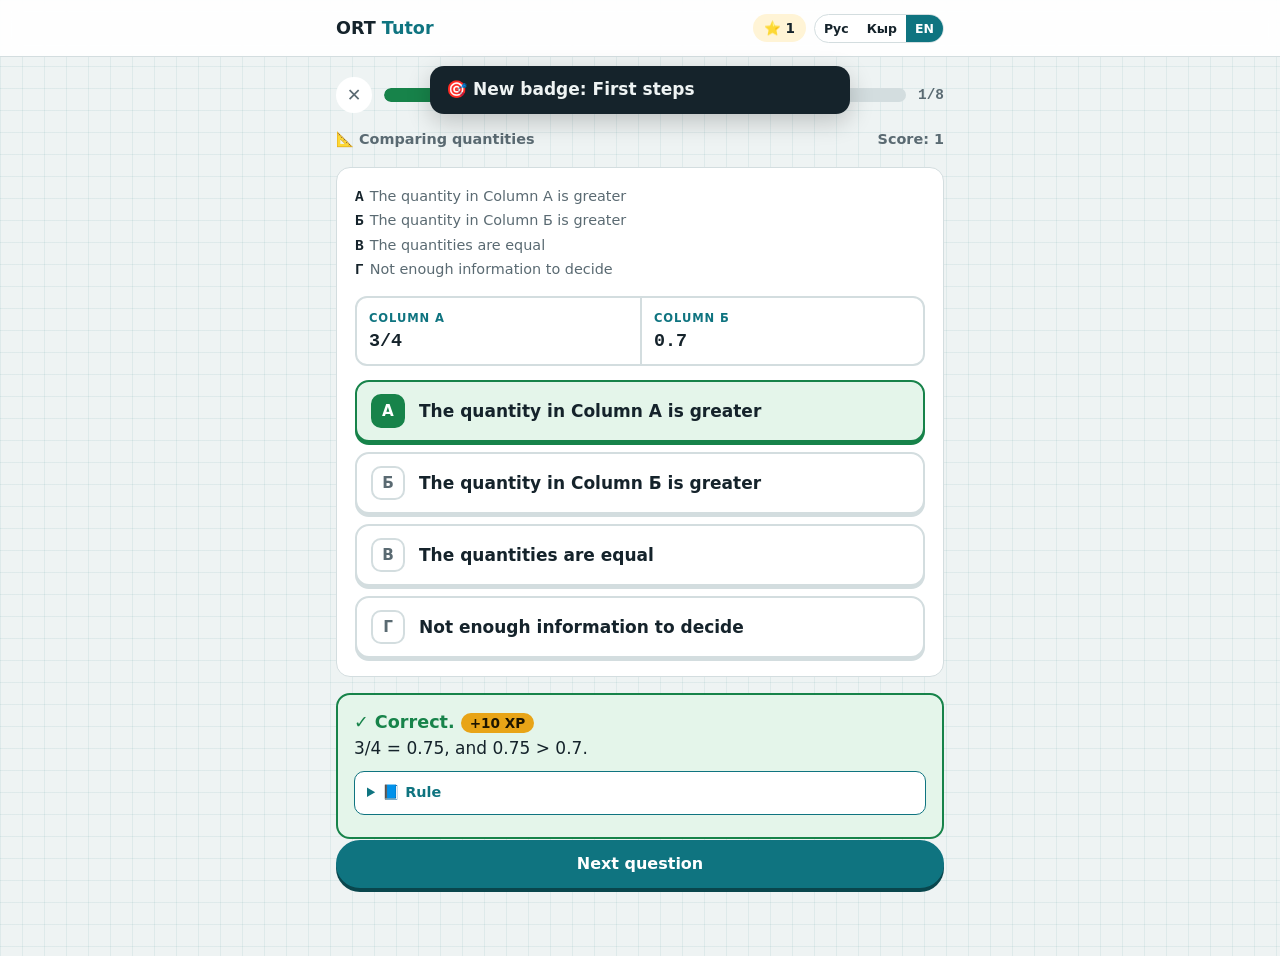
<file: tests/accounts-flow.html>
<!doctype html>
<html><head><meta charset="utf-8"><title>accounts test</title><link rel="stylesheet" href="../css/styles.css"></head>
<body>
<!-- Accounts flow test with an in-memory stand-in for Supabase (same rules as supabase/schema.sql). Run in headless Chrome:
     chrome --headless=new --allow-file-access-from-files --user-data-dir=<fresh tmp dir> --virtual-time-budget=30000 --dump-dom file:///<repo>/tests/accounts-flow.html
     or all tests with: node tools/browser-tests.js. It prints PASS/FAIL lines into the page. -->
<header class="topbar"><div class="wrap"><button type="button" class="brand" id="brand"></button><span class="spacer"></span><button type="button" class="chip lv" id="lvchip" hidden></button><div class="seg"><button type="button" data-lang="ru">Рус</button><button type="button" data-lang="ky">Кыр</button><button type="button" data-lang="en">EN</button></div></div></header>
<main id="app" class="wrap"></main>
<nav class="tabbar" id="tabbar" hidden><button type="button" data-tab="home"><span></span></button><button type="button" data-tab="subjects"><span></span></button><button type="button" data-tab="trophies"><span></span></button><button type="button" data-tab="settings"><span></span></button></nav>
<pre id="out"></pre>
<script>
try { localStorage.clear(); localStorage.setItem("ort-tutor-lang", "en"); } catch (e) {}  // the checks read English text
const future = new Date(Date.now() + 200 * 864e5).toISOString(), past = new Date(Date.now() - 864e5).toISOString();
const code = (c, extra) => ({ code: c, batch: "Test", expires_at: future, max_uses: 1, used: 0, created_at: past, ...extra });
const DB = { users: [], profiles: [], progress: [], links: [], redemptions: [], questions: [], passages: [],
  codes: [code("GOOD1111"), code("SHARED22"), code("OLDCODE3", { expires_at: past }), code("RENEW444")] };
let current = null, listener = null, uid = 0;
const fire = ev => listener && listener(ev, current ? { user: current } : null);
const err = message => ({ data: null, error: { message } });
const ok_ = data => ({ data, error: null });
const norm = s => String(s || "").replace(/[^A-Za-z0-9]/g, "").toUpperCase();
const profile = () => DB.profiles.find(p => p.id === current.id);
// Same rule as private.take_code(): unused place left, before the end date, not already used by this user.
function takeCode(c, id) {
  const k = DB.codes.find(x => x.code === norm(c));
  if (!k || k.used >= k.max_uses || new Date(k.expires_at) <= new Date() || DB.redemptions.some(r => r.code === k.code && r.user_id === id)) return null;
  k.used++; DB.redemptions.push({ code: k.code, user_id: id });
  return k.expires_at;
}
function visible(table) {
  const me = current && current.id;
  const kids = DB.links.filter(l => l.parent_id === me).map(l => l.student_id);
  if (table === "profiles") return DB.profiles.filter(p => p.id === me || kids.includes(p.id));
  // A parent sees a child's progress only while the child has full access.
  const paidKid = id => { const c = DB.profiles.find(p => p.id === id); return c && new Date(c.access_until) > new Date(); };
  if (table === "progress") return DB.progress.filter(p => p.user_id === me || (kids.includes(p.user_id) && paidKid(p.user_id)));
  if (table === "parent_links") return DB.links.filter(l => l.parent_id === me || l.student_id === me);
  // Paid practice: only students with full access, and admins.
  const mine = DB.profiles.find(p => p.id === me), full = mine && (new Date(mine.access_until) > new Date() || mine.is_admin);
  if (table === "questions") return full ? DB.questions : [];
  if (table === "passages") return full ? DB.passages : [];
}
function query(table) {
  const f = []; let op = "select", payload = null;
  const q = {
    select() { return q; }, eq(c, v) { f.push(r => r[c] === v); return q; }, in(c, vs) { f.push(r => vs.includes(r[c])); return q; },
    update(p) { op = "update"; payload = p; return q; }, delete() { op = "delete"; return q; },
    upsert(row) { op = "upsert"; payload = row; return q; },
    maybeSingle() { q.single = true; return q; }, order() { return q; },
    then(res, rej) { return Promise.resolve(run()).then(res, rej); }
  };
  function run() {
    if (!current) return err("not logged in");
    const rows = visible(table).filter(r => f.every(fn => fn(r)));
    if (op === "select") return ok_(q.single ? (rows[0] ? JSON.parse(JSON.stringify(rows[0])) : null) : rows.map(r => JSON.parse(JSON.stringify(r))));
    if (op === "update") { rows.filter(r => r.id === current.id).forEach(r => Object.assign(r, payload)); return ok_(null); }
    if (op === "delete") { DB.links = DB.links.filter(l => !rows.includes(l)); return ok_(null); }
    if (op === "upsert") {
      if (payload.user_id !== current.id || profile().role !== "student")  // every student saves, free or not
        return err('new row violates row-level security policy for table "progress"');
      const ex = DB.progress.find(x => x.user_id === payload.user_id);
      if (ex) Object.assign(ex, JSON.parse(JSON.stringify(payload))); else DB.progress.push(JSON.parse(JSON.stringify(payload)));
      return ok_(null);
    }
  }
  return q;
}
const mock = {
  auth: {
    onAuthStateChange(cb) { listener = cb; setTimeout(() => fire("INITIAL_SESSION"), 0); return { data: { subscription: {} } }; },
    async signUp({ email, password, options }) {
      const m = options.data;
      if (DB.users.find(u => u.email === email)) return err("User already registered");
      const id = "u" + (uid + 1);
      if (m.role === "student") {
        if (!m.nickname) return err("Database error saving new user");
        const ends = norm(m.code) ? takeCode(m.code, id) : null;  // no code = free plan
        if (norm(m.code) && !ends) return err("Database error saving new user");
        DB.profiles.push({ id, role: "student", nickname: m.nickname, link_code: "ABC23" + (uid + 1), access_until: ends, is_admin: false });
      } else {
        const kid = DB.profiles.find(p => p.role === "student" && p.link_code === norm(m.code));
        if (!kid) return err("Database error saving new user");
        DB.profiles.push({ id, role: "parent", nickname: null, link_code: null, access_until: null, is_admin: false });
        DB.links.push({ parent_id: id, student_id: kid.id });
      }
      uid++;
      const u = { id, email, password };
      DB.users.push(u);
      current = u; setTimeout(() => fire("SIGNED_IN"), 0);
      return ok_({ session: {}, user: u });
    },
    async signInWithPassword({ email, password }) {
      const u = DB.users.find(x => x.email === email && x.password === password);
      if (!u) return err("Invalid login credentials");
      current = u; setTimeout(() => fire("SIGNED_IN"), 0); return ok_({});
    },
    async signOut() { current = null; setTimeout(() => fire("SIGNED_OUT"), 0); return { error: null }; },
    async resetPasswordForEmail() { return ok_({}); },
    // Email-link tokens: "good-token" belongs to the first user; anything else has expired.
    async verifyOtp({ token_hash }) {
      if (token_hash !== "good-token") return err("Token has expired or is invalid");
      current = DB.users[0]; setTimeout(() => fire("SIGNED_IN"), 0); return ok_({ session: {} });
    },
    async updateUser({ password }) { current.password = password; return ok_({}); }
  },
  from: query,
  async rpc(name, a = {}) {
    const me = profile();
    if (name === "link_child") {
      if (me.role !== "parent") return err("NOT_PARENT: x");
      const kid = DB.profiles.find(p => p.role === "student" && p.link_code === norm(a.code));
      if (!kid) return err("NO_CHILD: x");
      if (!DB.links.find(l => l.parent_id === me.id && l.student_id === kid.id)) DB.links.push({ parent_id: me.id, student_id: kid.id });
      return ok_(kid.nickname);
    }
    if (name === "redeem_code") {
      if (me.role !== "student") return err("NOT_STUDENT: x");
      const ends = takeCode(a.code, me.id);
      if (!ends) return err("BAD_CODE: access code not valid, used up or expired");
      me.access_until = new Date(Math.max(Date.now(), new Date(me.access_until || 0), new Date(ends))).toISOString();
      return ok_(me.access_until);
    }
    if (!me.is_admin) return err("NOT_ADMIN: admins only");
    if (name === "create_codes") {
      const made = [];
      for (let i = 0; i < a.how_many; i++) { const c = "NEW" + String(DB.codes.length).padStart(5, "0"); DB.codes.push(code(c, { batch: a.batch_name, expires_at: a.valid_until + "T23:59:59Z", max_uses: a.uses })); made.push(c); }
      return ok_(made);
    }
    if (name === "code_batches") {
      const by = {};
      for (const c of DB.codes) { const b = by[c.batch] = by[c.batch] || { batch: c.batch, expires_at: c.expires_at, codes: 0, uses: 0, used: 0, created_at: c.created_at }; b.codes++; b.uses += c.max_uses; b.used += c.used; }
      return ok_(Object.values(by));
    }
    if (name === "import_questions") {
      const strip = (o, ...keys) => Object.fromEntries(Object.entries(o).filter(([k]) => !keys.includes(k)));
      for (const p of a.payload.passages || []) { DB.passages = DB.passages.filter(x => x.id !== p.id); DB.passages.push({ id: p.id, lang: p.lang, data: strip(p, "id", "lang") }); }
      for (const q of a.payload.questions) { DB.questions = DB.questions.filter(x => x.id !== q.id); DB.questions.push({ id: q.id, topic_id: q.topic, level: q.level, lang: q.lang, position: q.position || 0, data: strip(q, "id", "topic", "level", "lang", "position") }); }
      return ok_({ questions: a.payload.questions.length, passages: (a.payload.passages || []).length });
    }
    if (name === "question_counts") {
      const by = {};
      for (const q of DB.questions) { const k = q.lang + q.level; by[k] = by[k] || { lang: q.lang, level: q.level, questions: 0 }; by[k].questions++; }
      return ok_(Object.values(by));
    }
    if (name === "batch_codes") return ok_(DB.codes.filter(c => c.batch === a.batch_name).map(c => ({ code: c.code, expires_at: c.expires_at, max_uses: c.max_uses, used: c.used })));
    if (name === "admin_stats") return ok_([{ students: DB.profiles.filter(p => p.role === "student").length, active_access: DB.profiles.filter(p => p.role === "student" && new Date(p.access_until) > new Date()).length, parents: DB.profiles.filter(p => p.role === "parent").length, practised_7d: DB.progress.length }]);
    return err("unknown rpc " + name);
  }
};
window.supabase = { createClient: () => mock };
window.APP_CONFIG = { SUPABASE_URL: "https://test.supabase.co", SUPABASE_ANON_KEY: "test-key" };
</script>
<script src="../js/auth.js"></script>
<script src="../js/ui.js"></script>
<script src="../js/game.js"></script>
<script src="../js/guide.js"></script>
<script src="../js/figures.js"></script>
<script src="../js/paidformat.js"></script>
<script src="../js/subjects.js"></script>
<script src="../js/data/math.js"></script>
<script src="../js/data/analogies.js"></script>
<script src="../js/data/sentences.js"></script>
<script src="../js/data/reading.js"></script>
<script src="../js/data/grammar.js"></script>
<script src="../js/app.js"></script>
<script>
const out = [];
const ok = (c, m) => out.push((c ? "PASS " : "FAIL ") + m);
const $ = s => document.querySelector(s);
const wait = (ms = 80) => new Promise(r => setTimeout(r, ms));
const click = s => { const el = typeof s === "string" ? $(s) : s; if (!el) throw new Error("missing " + s); el.click(); };
const fill = (name, v) => { const el = $(`.form input[name="${name}"]`); if (!el) throw new Error("missing field " + name); el.value = v; };
const submit = () => $(".form").dispatchEvent(new Event("submit", { bubbles: true, cancelable: true }));
const app = () => $("#app").textContent;
const flashText = () => ($(".flash") || {}).textContent || "";
const answerRight = () => { const r = document.getElementById("opt-" + quiz.items[quiz.i].q.ans); r.checked = true; r.dispatchEvent(new Event("change", { bubbles: true })); click('[data-act="check"]'); };
async function logIn(email, pw) { fill("email", email); fill("password", pw); submit(); await wait(250); }
async function logOut() { click('#tabbar [data-tab="settings"]:not([hidden])'); await wait(); click('[data-act="signout"]'); await wait(150); }
(async () => {
  try {
    await wait();
    ok(!!$('[data-form="login"]'), "signed out shows log in");
    ok($("#tabbar").hidden && $("#lvchip").hidden, "tab bar and level chip hidden when signed out");

    // Student sign-up with an access code
    click('[data-act="signup"]');
    ok(/Access code/.test(app()), "student sign-up asks for an access code");
    fill("email", "kid@test.com"); fill("password", "secret123"); fill("code", "GOOD-1111"); fill("nickname", " ");
    submit(); await wait();
    ok(/nickname/i.test(flashText()), "student needs a nickname: " + flashText());
    fill("nickname", "Aibek"); fill("password", "short"); submit(); await wait();
    ok(/8 characters/.test(flashText()), "short password rejected");
    fill("password", "secret123"); fill("code", "WRONG"); submit(); await wait();
    ok(/isn't valid/.test(flashText()), "wrong access code: " + flashText());
    fill("code", "oldcode3"); submit(); await wait();
    ok(/expired/.test(flashText()), "expired access code refused");
    fill("code", "good-1111"); submit(); await wait(250);
    ok(me && me.role === "student" && view.name === "home", "student signed in with a valid code and sees home");
    ok(!$("#tabbar").hidden && /Hi Aibek/.test(app()), "tab bar shown and Today greets the nickname");

    // Progress reaches the account, and is combined with another device's
    click('#tabbar [data-tab="subjects"]'); click('[data-act="subject"][data-arg="math"]'); click('[data-act="topic"]'); click('[data-act="start"]');
    answerRight(); await wait(1800);
    ok(DB.progress.length === 1 && DB.progress[0].user_id === "u1" && DB.progress[0].data.xp === 10, "XP saved to the account");
    ok(localStorage.getItem("ort-tutor-v1:u1") && !localStorage.getItem("ort-tutor-v1"), "local copy kept per account");
    Object.assign(DB.progress[0].data, { xp: 500, best: { ...DB.progress[0].data.best, equations: 90 }, badges: { ...DB.progress[0].data.badges, "streak-3": 5 } });  // the other device
    click('[data-act="next"]'); answerRight(); await wait(1800);
    const cloud = DB.progress[0].data;
    ok(cloud.best.equations === 90 && cloud.xp === 500 && cloud.badges["streak-3"] && cloud.days[dayKey()] >= 2, "save keeps the other device's best score, XP and badge");
    ok(saved.best.equations === 90 && saved.xp === 500, "this device picks up the other device's progress");

    click('#tabbar [data-tab="settings"]'); await wait();
    ok(app().includes("ABC231") && app().includes("kid@test.com") && /Access until/.test(app()), "account page shows link code, email and access date");
    ok(/No parent account/.test(app()), "no parents linked yet");
    ok(!/Admin/.test(app()), "no admin button for normal students");
    $('.form[data-form="nick"] input[name="nickname"]').value = "Aibek K";
    $('.form[data-form="nick"]').dispatchEvent(new Event("submit", { bubbles: true, cancelable: true })); await wait();
    ok(DB.profiles[0].nickname === "Aibek K" && me.nickname === "Aibek K", "nickname change saved");
    go({ name: "admin" }); ok(view.name !== "admin", "admin page refused for non-admins");
    await logOut();
    ok(!me && !!$('[data-form="login"]') && saved.xp === 0, "log out returns to log in with no progress showing");

    // A used code can't be shared
    click('[data-act="signup"]');
    fill("nickname", "Friend"); fill("email", "friend@test.com"); fill("password", "secret123"); fill("code", "GOOD1111"); submit(); await wait();
    ok(/already been used/.test(flashText()) && !me, "a code already used can't be used by a friend");
    fill("nickname", "Nurik"); fill("email", "nurik@test.com"); fill("code", "SHARED22"); submit(); await wait(250);
    ok(me && me.nickname === "Nurik", "second student signs up with their own code");
    await logOut();

    // Free plan: sign up without a code
    click('[data-act="signup"]');
    fill("nickname", "Sam"); fill("email", "sam@test.com"); fill("password", "secret123"); submit(); await wait(250);
    ok(me && me.nickname === "Sam" && !me.access_until && view.name === "home", "student signs up free without a code");
    ok(!$("#tabbar").hidden && !!$('.card.upsell'), "free student gets the app and an upgrade card");
    click('#tabbar [data-tab="subjects"]'); click('[data-act="subject"][data-arg="math"]'); click('[data-act="topic"]');
    ok(document.querySelectorAll(".lvl.locked").length === 2 && !!$('.lvl[data-act="start"]'), "levels 2 and 3 locked, level 1 open");
    click('.lvl.locked'); ok(view.name === "upgrade" && /Free plan/.test(app()), "a lock opens the upgrade page");
    click('[data-act="home"]'); click('#tabbar [data-tab="subjects"]'); click('[data-act="subject"][data-arg="math"]'); click('[data-act="topic"]');
    click('.lvl[data-act="start"]'); answerRight(); await wait(1800);
    ok(DB.progress.some(p => p.user_id === "u3" && p.data.xp === 10), "free student's progress is saved");
    click('[data-act="subject"]'); click('[data-act="timed"]');
    for (let k = 0; k < 10; k++) click('[data-act="tnext"]');
    ok(view.name === "results", "free student gets one timed challenge per subject");
    click('[data-act="subject"]');
    ok(!!$('.card.timed[data-act="upgrade"]'), "the next timed challenge in that subject is locked");
    await logOut();

    // Parent signs up with the child's link code
    click('[data-act="signup"]'); click('[data-act="role"][data-arg="parent"]');
    ok(!$('.form input[name="nickname"]') && /child's link code/.test(app()), "parents give their child's link code, no nickname");
    fill("email", "mum@test.com"); fill("password", "parent123"); fill("code", "zzz-999"); submit(); await wait();
    ok(/No child found with that link code/.test(flashText()), "wrong child code at sign-up: " + flashText());
    fill("code", "abc-231"); submit(); await wait(300);
    ok(me && me.role === "parent" && view.name === "parent" && !!$('[data-act="child"]'), "parent signed up and is already linked to the child");
    click("#brand"); ok(view.name === "parent", "parent stays on parent pages");
    fill("code", "abc232"); submit(); await wait(300);
    ok(/Nurik is now linked/.test(flashText()) && document.querySelectorAll('[data-act="child"]').length === 2, "parent links a second child");
    fill("code", "abc233"); submit(); await wait(300);
    ok(document.querySelectorAll('[data-act="child"]').length === 3 && /Free plan/.test(app()), "a free child is listed with the free plan");
    click('[data-act="child"][data-arg="u3"]'); await wait();
    ok(/free plan/.test(app()) && !app().includes("Last 14 days"), "parent can't see a free child's progress");
    click('[data-act="parent"]'); await wait();
    click('[data-act="child"][data-arg="u1"]'); await wait();
    ok(app().includes("Aibek K") && app().includes("Last 14 days") && /500\s*XP/.test(app()), "parent sees a full-access child's progress");
    ok(!$('[data-act="start"]') && !$('[data-act="topic"]'), "parent page has no quiz buttons");
    click('[data-act="unlink"]'); click('[data-act="unlink"]'); await wait(150);
    ok(DB.links.length === 2 && document.querySelectorAll('[data-act="child"]').length === 2, "unlink child");
    ok($("#tabbar").hidden, "no tab bar for parents");
    click('[data-act="settings"]'); await wait(); click('[data-act="signout"]'); await wait(150);

    // Access runs out: back to the free plan, progress kept, a new code brings full access back
    DB.profiles[0].access_until = past;
    localStorage.removeItem("ort-tutor-me:u1");
    await logIn("kid@test.com", "wrong");
    ok(/wrong/.test(flashText()), "wrong password message: " + flashText());
    await logIn("kid@test.com", "secret123");
    ok(view.name === "home" && !$("#tabbar").hidden && saved.xp === 500, "ended access means the free plan, with progress kept");
    click('#tabbar [data-tab="subjects"]'); click('[data-act="subject"][data-arg="math"]'); click('[data-act="topic"]');
    ok(document.querySelectorAll(".lvl.locked").length === 2, "levels 2 and 3 locked again");
    click('.lvl.locked'); await wait();
    fill("code", "SHARED22"); submit(); await wait();
    ok(/already been used/.test(flashText()) && view.name === "upgrade", "someone else's used code doesn't renew access");
    fill("code", "renew-444"); submit(); await wait(200);
    ok(view.name === "home" && new Date(DB.profiles[0].access_until) > new Date() && /Code added/.test(flashText()), "a new code brings full access back");
    click('#tabbar [data-tab="subjects"]'); click('[data-act="subject"][data-arg="math"]'); click('[data-act="topic"]');
    ok(!$(".lvl.locked") && document.querySelectorAll(".lvl.soon").length === 2, "levels 2 and 3 open (marked coming soon until they have questions)");

    // Admin: make codes in the app
    DB.profiles[0].is_admin = true;
    await logOut(); await logIn("kid@test.com", "secret123");
    click('#tabbar [data-tab="settings"]'); await wait();
    click('[data-act="admin"]'); await wait(150);
    ok(view.name === "admin" && /Students/.test(app()) && /Test/.test(app()), "admin page shows numbers and batches");
    fill("batch", "School 5"); fill("count", "3"); fill("uses", "1"); fill("until", future.slice(0, 10)); submit(); await wait(250);
    ok(view.name === "batch" && DB.codes.filter(c => c.batch === "School 5").length === 3 && document.querySelectorAll(".topics li").length === 3, "admin makes a batch of 3 codes and sees them");
    ok(/3 codes made/.test(flashText()), "admin told how many codes were made");

    // Paid questions: the admin uploads a file, full-access students get level 2, free students get nothing
    go({ name: "admin" }); await wait(150);
    const bundle = { passages: [], questions: [
      { id: "t-ru-cmp", topic: "compare", level: 2, lang: "ru", kind: "cmp", cond: "0 < t < 1", a: "t³", b: "t²", ans: 1, why: "t³ < t²." },
      { id: "t-ky-gr", topic: "gr-ky-cases", level: 2, lang: "ky", kind: "mc", stem: "— Кимден алдың? — ___ алдым.", opts: ["Агамдан", "Агама", "Агамды", "Агамда"], ans: 0, why: "Чыгыш жөндөмө." }] };
    stagePaid("bad.json", JSON.stringify({ questions: [{ ...bundle.questions[1], opts: ["a", "b", "c", "d", "e"] }] }));
    ok(/problem/.test(app()) && !$('[data-act="importpaid"]'), "a file with mistakes is refused before upload");
    stagePaid("levels.json", JSON.stringify(bundle));
    click('[data-act="importpaid"]'); await wait(300);
    ok(DB.questions.length === 2 && /Uploaded 2 questions/.test(flashText()), "admin uploads paid questions");
    document.querySelector('.topbar [data-lang="ru"]').click(); await wait(300);
    go({ name: "topic", subjectId: "math", id: "compare" });
    ok(!!$('.lvl[data-arg="compare|2"]'), "full-access student gets level 2 in Russian");
    click('.lvl[data-arg="compare|2"]');
    ok(quiz.level === 2 && quiz.items.length === 1 && quiz.items[0].q.id === "t-ru-cmp", "level 2 quiz has the Russian question only");
    document.querySelector('.topbar [data-lang="en"]').click(); await wait(200);
    ok(view.name === "subject", "switching to English leaves a Russian-only quiz");
    await logOut(); await logIn("sam@test.com", "secret123");
    document.querySelector('.topbar [data-lang="ru"]').click(); await wait(300);
    const asked = await Cloud.loadPaid("ru");  // ask the database directly, as the free student
    ok(!PAID.byTopic.compare && asked.questions.length === 0 && !$('.lvl[data-arg="compare|2"]'), "free student receives no paid questions, even when asking the database");
    document.querySelector('.topbar [data-lang="en"]').click();
    await logOut(); await logIn("kid@test.com", "secret123");

    // Password reset with the default email: Supabase signs the student in from the link and sends PASSWORD_RECOVERY
    current = DB.users[0]; listener("PASSWORD_RECOVERY", { user: current }); await wait(200);
    ok(view.name === "newpw", "default reset email opens 'choose a new password'");
    fill("password", "secret123"); submit(); await wait(200);
    ok(view.name === "home" && /Password changed/.test(flashText()), "password changed from the default reset email");

    // Password reset link opened on another device: a one-time token, not tied to the browser that asked
    handleAuthLink({ token: "good-token", type: "recovery" }); await wait(200);
    ok(view.name === "newpw", "reset link opens 'choose a new password'");
    fill("password", "brandnew123"); submit(); await wait(200);
    ok(DB.users[0].password === "brandnew123" && view.name === "home" && /Password changed/.test(flashText()), "new password saved, back to the app");
    handleAuthLink({ token: "old-token", type: "recovery" }); await wait(200);
    ok(/didn't work/.test(flashText()) && view.name === "home" && !recovering, "an expired or used link says so instead of failing silently");

    // Russian interface
    click('#tabbar [data-tab="trophies"]'); document.querySelector('.topbar [data-lang="ru"]').click();
    ok(/Награды/.test(app()), "language switch works when logged in");
  } catch (e) { out.push("ERROR " + e.stack); }
  document.getElementById("out").textContent = "RESULTS\n" + out.join("\n");
})();
</script>
</body></html>
</file>
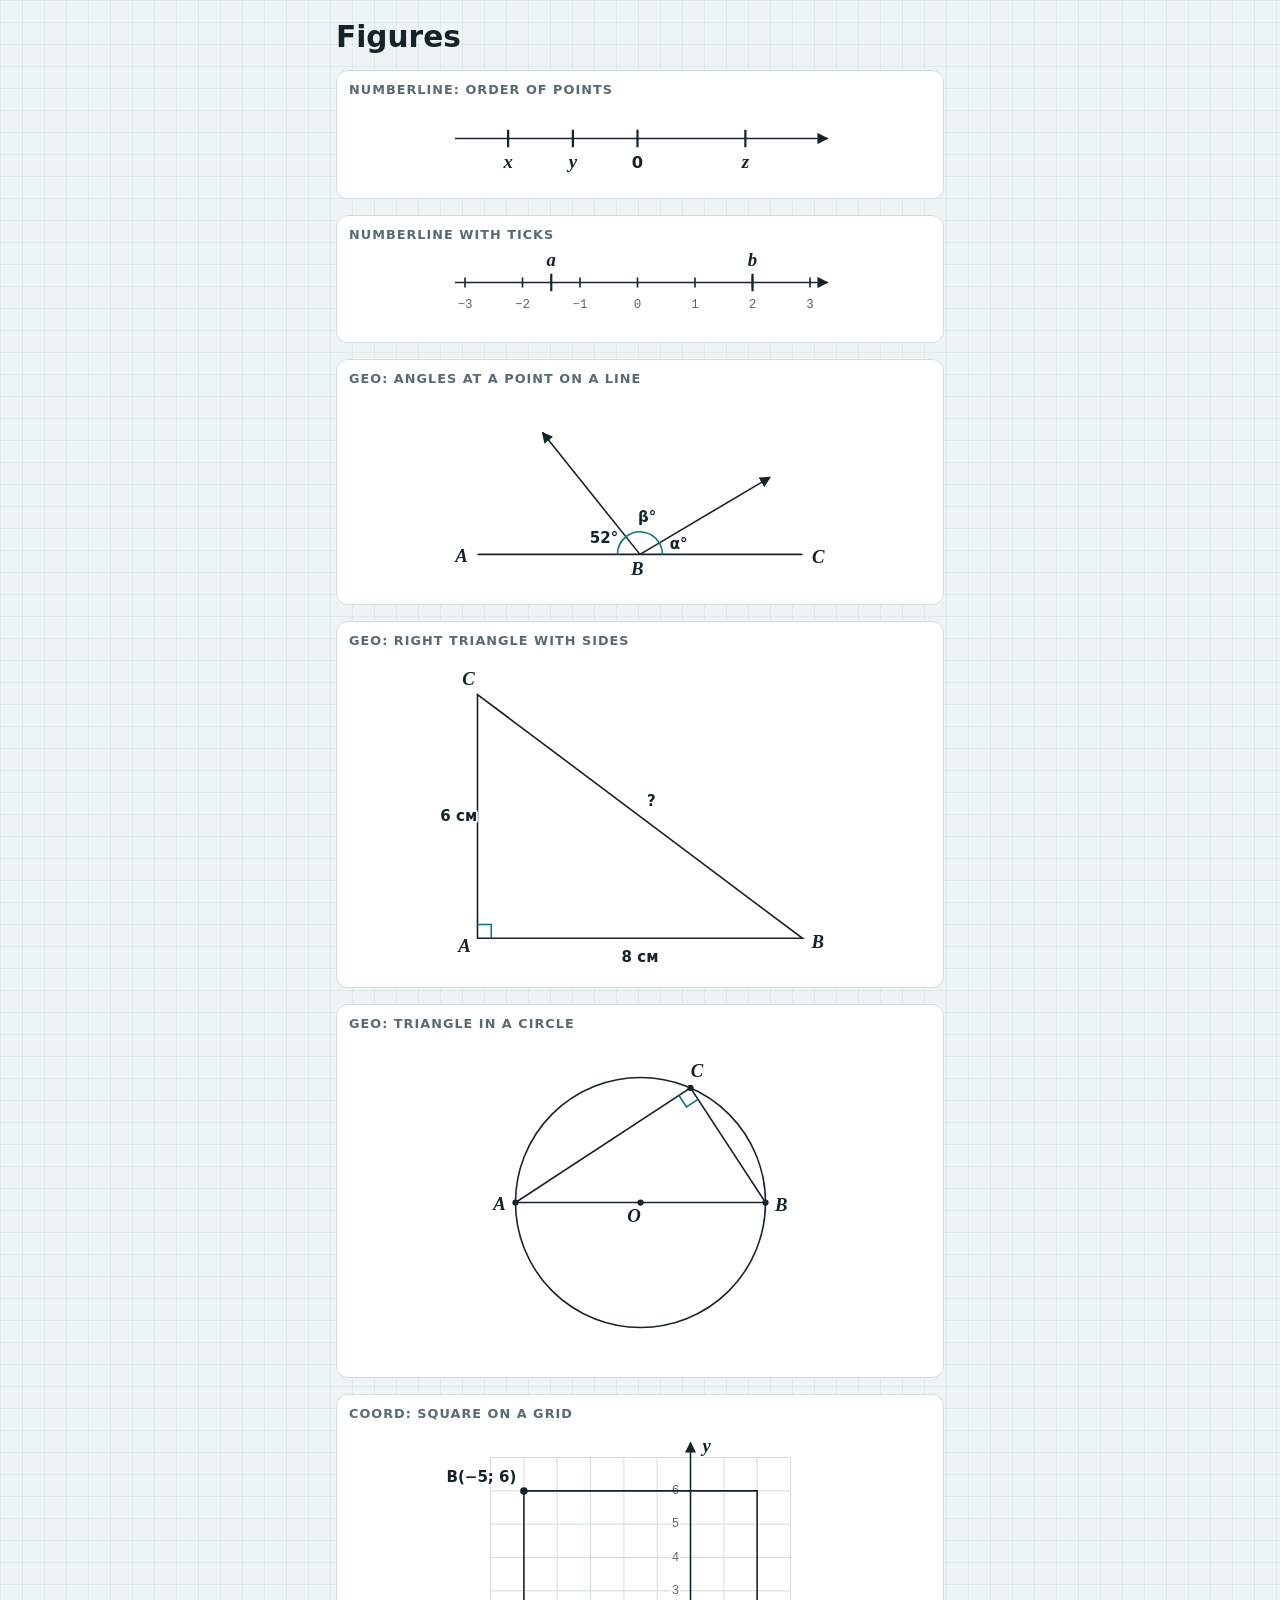
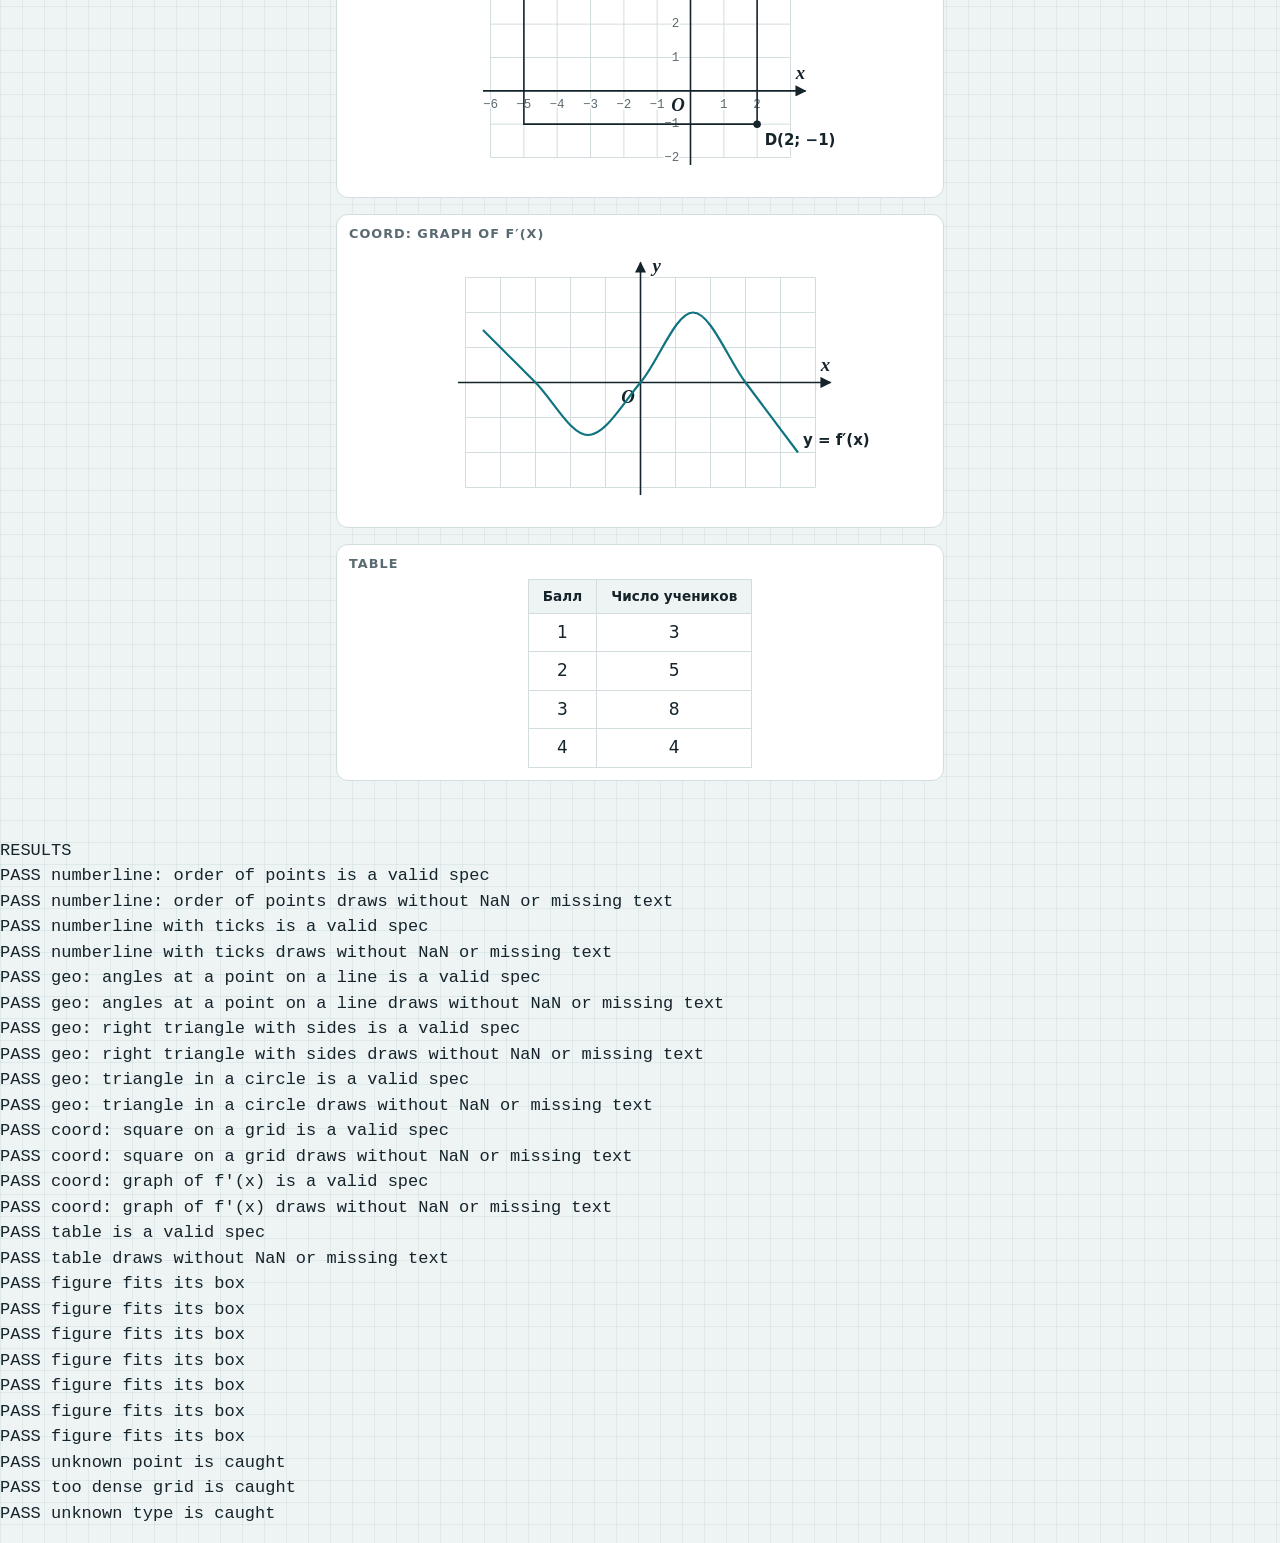
<file: tests/figures.html>
<!doctype html>
<html lang="ru"><head><meta charset="utf-8"><meta name="viewport" content="width=device-width, initial-scale=1"><title>figures test</title>
<link rel="stylesheet" href="../css/styles.css">
<style>main { padding-bottom: 40px; } .sample { background: var(--surface); border: 1.5px solid var(--line); border-radius: 12px; padding: 12px; } .sample h3 { margin-bottom: 8px; }</style>
</head>
<body>
<!-- Gallery and test for js/figures.js: draws one sample of each figure type (a reference when writing questions),
     and prints PASS/FAIL lines. Run with node tools/browser-tests.js, or open it in a browser to look. -->
<main id="app" class="wrap"></main>
<pre id="out"></pre>
<script src="../js/figures.js"></script>
<script>
const SAMPLES = {
  "numberline: order of points": { type: "numberline", min: -4, max: 4, points: [{ at: -3, label: "x" }, { at: -1.5, label: "y" }, { at: 0, label: "0" }, { at: 2.5, label: "z" }] },
  "numberline with ticks": { type: "numberline", min: -3, max: 3, ticks: [-3, -2, -1, 0, 1, 2, 3], points: [{ at: -1.5, label: "a" }, { at: 2, label: "b" }] },
  "geo: angles at a point on a line": { type: "geo", points: { A: [-4, 0], B: [0, 0], C: [4, 0], D: [-2.4, 3], E: [3.2, 1.9] },
    segments: [["A", "C"]], rays: [["B", "D"], ["B", "E"]], hide: ["D", "E"],
    angles: [{ at: "B", from: "A", to: "D", label: "52°" }, { at: "B", from: "D", to: "E", label: "β°" }, { at: "B", from: "E", to: "C", label: "α°" }] },
  "geo: right triangle with sides": { type: "geo", points: { A: [0, 0], B: [4, 0], C: [0, 3] }, polygons: [["A", "B", "C"]],
    angles: [{ at: "A", from: "B", to: "C", right: true }], sides: [{ from: "A", to: "B", label: "8 см" }, { from: "A", to: "C", label: "6 см" }, { from: "B", to: "C", label: "?" }] },
  "geo: triangle in a circle": { type: "geo", points: { O: [0, 0], A: [-3, 0], B: [3, 0], C: [1.2, 2.75] }, circles: [{ c: "O", r: 3 }],
    polygons: [["A", "B", "C"]], dots: true, angles: [{ at: "C", from: "A", to: "B", right: true }] },
  "coord: square on a grid": { type: "coord", xmin: -6, xmax: 3, ymin: -2, ymax: 7, numbers: true,
    polygons: [[[-5, -1], [-5, 6], [2, 6], [2, -1]]], points: [{ x: -5, y: 6, label: "B(−5; 6)" }, { x: 2, y: -1, label: "D(2; −1)" }] },
  "coord: graph of f′(x)": { type: "coord", xmin: -5, xmax: 5, ymin: -3, ymax: 3,
    curves: [{ pts: [[-4.5, 1.5], [-3, 0], [-1.5, -1.5], [0, 0], [1.5, 2], [3, 0], [4.5, -2]], smooth: true, label: "y = f′(x)" }] },
  "table": { type: "table", head: ["Балл", "Число учеников"], rows: [[1, 3], [2, 5], [3, 8], [4, 4]] }
};
const out = [];
const ok = (c, m) => out.push((c ? "PASS " : "FAIL ") + m);
let html = "<h1>Figures</h1>";
for (const [name, f] of Object.entries(SAMPLES)) {
  const errs = validateFig(f), h = figHtml(f);
  ok(!errs.length, name + " is a valid spec" + (errs.length ? ": " + errs.join("; ") : ""));
  ok(/<svg|<table/.test(h) && !/NaN|undefined|Infinity/.test(h), name + " draws without NaN or missing text");
  html += `<div class="sample"><h3>${name}</h3>${h}</div>`;
}
document.getElementById("app").innerHTML = html;
// Every drawing fits on a phone: no SVG is wider than its container.
for (const svg of document.querySelectorAll(".fig svg")) ok(svg.getBoundingClientRect().width <= svg.parentElement.getBoundingClientRect().width + 1, "figure fits its box");
// The checker catches mistakes.
ok(validateFig({ type: "geo", points: { A: [0, 0] }, segments: [["A", "Z"]] }).some(e => /unknown point "Z"/.test(e)), "unknown point is caught");
ok(validateFig({ type: "coord", xmin: 0, xmax: 100, ymin: 0, ymax: 5 }).some(e => /too dense/.test(e)), "too dense grid is caught");
ok(validateFig({ type: "circle" }).length === 1, "unknown type is caught");
document.getElementById("out").textContent = "RESULTS\n" + out.join("\n");
</script>
</body></html>
</file>
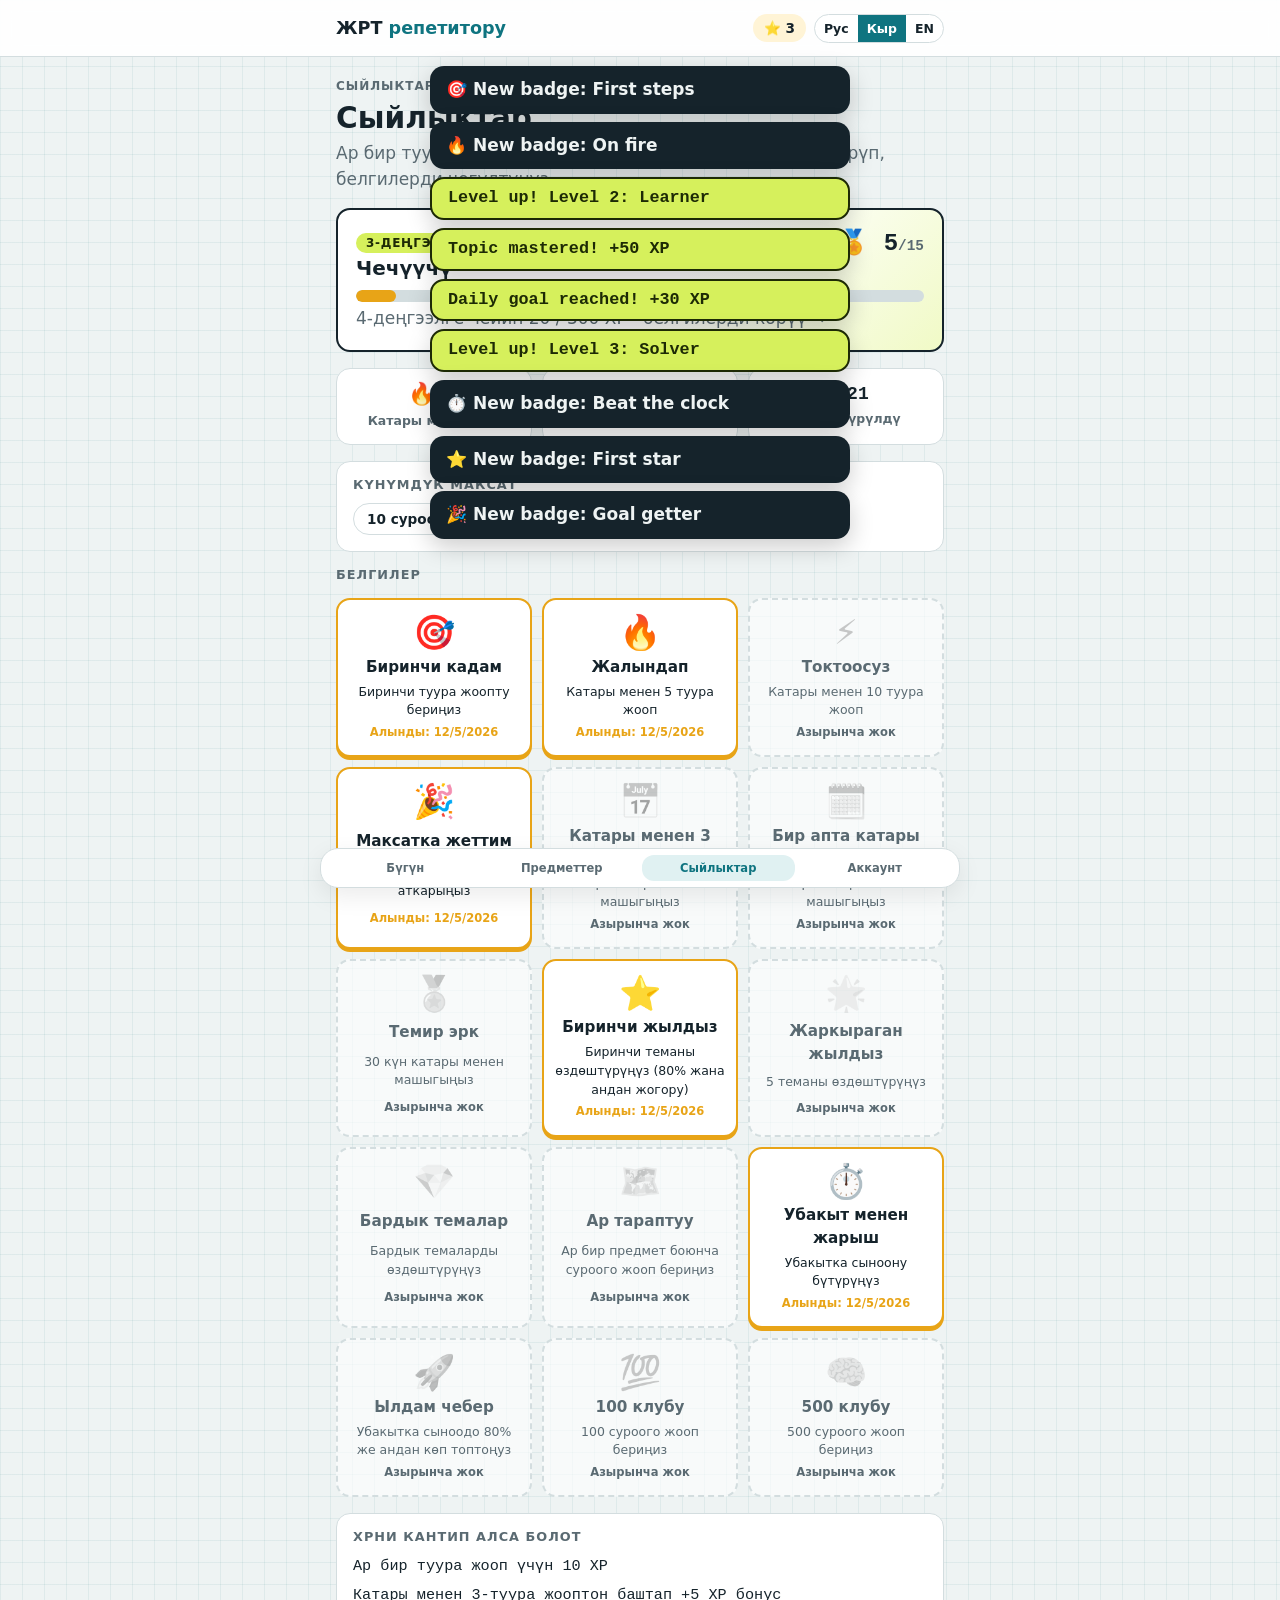
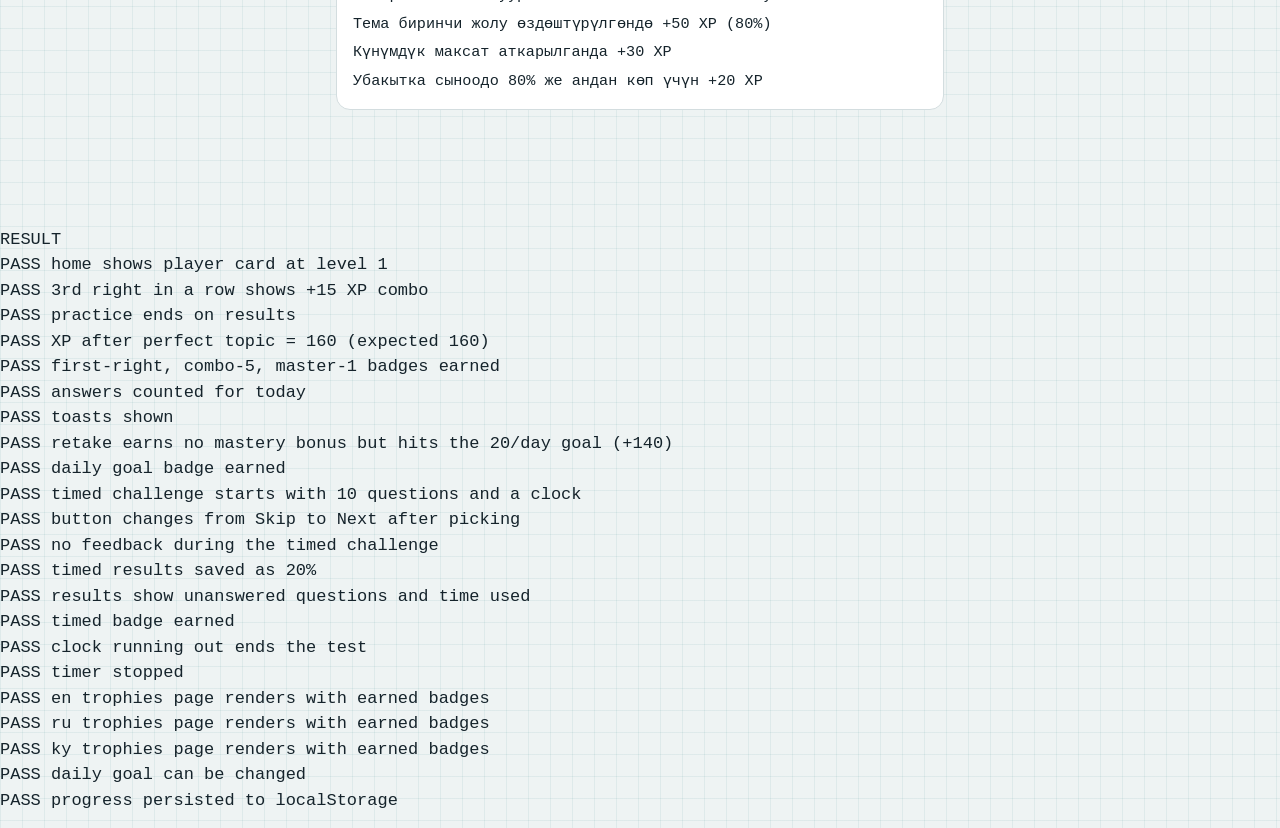
<file: tests/game-flow.html>
<!doctype html>
<html><head><title>game test</title><meta charset="utf-8"><link rel="stylesheet" href="../css/styles.css"></head>
<body>
<header class="topbar"><div class="wrap"><button type="button" class="brand" id="brand"></button><span class="spacer"></span><button type="button" class="chip lv" id="lvchip" hidden></button><div class="seg"><button type="button" data-lang="ru">Рус</button><button type="button" data-lang="ky">Кыр</button><button type="button" data-lang="en">EN</button></div></div></header>
<main id="app" class="wrap"></main>
<nav class="tabbar" id="tabbar" hidden><button type="button" data-tab="home"><span></span></button><button type="button" data-tab="subjects"><span></span></button><button type="button" data-tab="trophies"><span></span></button><button type="button" data-tab="settings"><span></span></button></nav><!-- Game flow test, no accounts. Run like tests/accounts-flow.html. -->
<script>localStorage.clear(); localStorage.setItem("ort-tutor-lang", "en");  // the checks read English text</script>
<script src="../js/auth.js"></script>
<script src="../js/ui.js"></script>
<script src="../js/game.js"></script>
<script src="../js/guide.js"></script>
<script src="../js/figures.js"></script>
<script src="../js/paidformat.js"></script>
<script src="../js/subjects.js"></script>
<script src="../js/data/math.js"></script>
<script src="../js/data/analogies.js"></script>
<script src="../js/data/sentences.js"></script>
<script src="../js/data/reading.js"></script>
<script src="../js/data/grammar.js"></script>
<script src="../js/app.js"></script>
<script>
const log = [];
const ok = (cond, msg) => log.push((cond ? "PASS " : "FAIL ") + msg);
const $ = s => document.querySelector(s);
const click = s => { const el = $(s); if (!el) throw new Error("missing " + s); el.click(); };
const choose = k => { const r = document.getElementById("opt-" + k); r.checked = true; r.dispatchEvent(new Event("change", { bubbles: true })); };
const wait = ms => new Promise(r => setTimeout(r, ms));
(async () => {
  try {
    ok(/Level 1/.test($("#app").textContent), "home shows player card at level 1");
    // Practice quiz: all right on the first maths topic.
    click('#tabbar [data-tab="subjects"]');
    click('[data-act="subject"][data-arg="math"]');
    click('[data-act="topic"]');
    click('[data-act="start"]');
    const n = quiz.items.length;
    for (let i = 0; i < n; i++) {
      choose(quiz.items[i].q.ans); click('[data-act="check"]');
      if (i === 2) ok(/\+15 XP/.test($(".fb").textContent), "3rd right in a row shows +15 XP combo");
      click(i === n - 1 ? '[data-act="finish"]' : '[data-act="next"]');
    }
    const expected = n * 10 + Math.max(0, n - 2) * 5 + 50;
    ok(view.name === "results", "practice ends on results");
    ok(saved.xp === expected, `XP after perfect topic = ${saved.xp} (expected ${expected})`);
    ok(saved.badges["first-right"] && saved.badges["combo-5"] && saved.badges["master-1"], "first-right, combo-5, master-1 badges earned");
    ok(saved.stats.answered === n && saved.days[dayKey()] === n, "answers counted for today");
    await wait(100);
    ok(document.querySelectorAll(".toast").length > 0, "toasts shown");
    // Retake: no second mastery bonus.
    const xpBefore = saved.xp;
    saved.goal = n + 1;  // so the retake crosses the daily goal
    click('[data-act="start"]');
    for (let i = 0; i < n; i++) { choose(quiz.items[i].q.ans); click('[data-act="check"]'); click(i === n - 1 ? '[data-act="finish"]' : '[data-act="next"]'); }
    ok(saved.xp - xpBefore === n * 10 + (n - 2) * 5 + 30, `retake earns no mastery bonus but hits the 20/day goal (+${saved.xp - xpBefore})`);
    ok(saved.badges.goal, "daily goal badge earned");
    // Timed challenge: answer 2 right, skip the rest.
    click('[data-act="subject"]');
    click('[data-act="timed"]');
    ok(quiz.mode === "timed" && quiz.items.length === 10 && !!$("#timer"), "timed challenge starts with 10 questions and a clock");
    choose(quiz.items[0].q.ans); ok($('[data-act="tnext"]').textContent === T().next, "button changes from Skip to Next after picking");
    click('[data-act="tnext"]');
    ok(!$(".fb"), "no feedback during the timed challenge");
    choose(quiz.items[1].q.ans); click('[data-act="tnext"]');
    for (let i = 2; i < 10; i++) click('[data-act="tnext"]');
    ok(view.name === "results" && saved.timed.math === 20, "timed results saved as 20%");
    ok(/No answer/.test($("#app").textContent) && /Time used/.test($("#app").textContent), "results show unanswered questions and time used");
    ok(saved.badges["timed-1"], "timed badge earned");
    // Time running out.
    click('[data-act="timed"]');
    quiz.deadline = Date.now() - 1;
    await wait(800);
    ok(view.name === "results" && quiz.timeUp && /Time is up/.test($("#app").textContent), "clock running out ends the test");
    ok(timer === null, "timer stopped");
    // Trophies in all languages.
    for (const l of ["en", "ru", "ky"]) {
      document.querySelector(`.topbar [data-lang="${l}"]`).click();
      click("#brand"); click('[data-act="trophies"]');
      ok(document.querySelectorAll(".badge.got").length >= 5 && !/undefined/.test($("#app").innerHTML), l + " trophies page renders with earned badges");
    }
    click('[data-act="goal"][data-arg="30"]'); ok(saved.goal === 30, "daily goal can be changed");
    const stored = JSON.parse(localStorage.getItem("ort-tutor-v1"));
    ok(stored.xp === saved.xp && stored.badges.goal, "progress persisted to localStorage");
  } catch (e) { log.push("FAIL error: " + e.message); }
  const out = document.createElement("pre"); out.id = "result"; out.textContent = "RESULT\n" + log.join("\n"); document.body.appendChild(out);
})();
</script>
</body></html>
</file>
<file: css/styles.css>
/* Layout: one narrow column on squared paper with a bottom tab bar, like GCSE Tutor. Cards for everything you can tap,
   big answer buttons in quizzes, and gold/lime for XP and mastery. Fonts cover Kyrgyz and Russian Cyrillic. */
:root {
  --bg: #eef3f3;
  --grid: rgba(15, 107, 116, 0.07);
  --surface: #ffffff;
  --ink: #15232b;
  --muted: #5a6a72;
  --line: #d3dddf;
  --accent: #0f7480;
  --accent-ink: #ffffff;
  --accent-soft: #e0f1f2;
  --hi: #d6f05c;          /* highlighter: mastered, level tag */
  --hi-ink: #1d2a05;
  --gold: #e8a417;        /* XP */
  --gold-soft: #fff4d6;
  --good: #17834a;
  --good-soft: #e4f5ea;
  --bad: #c8392b;
  --bad-soft: #fbe9e6;
  --f-display: "Rubik", "Segoe UI", system-ui, sans-serif;
  --f-body: "Nunito", system-ui, -apple-system, "Segoe UI", sans-serif;
  --f-mono: "JetBrains Mono", ui-monospace, Menlo, Consolas, monospace;
  --r: 14px;
  --tabbar: 68px;
}
@media (prefers-color-scheme: dark) { :root:not([data-theme="light"]) {
  --bg: #0d1518; --grid: rgba(120, 200, 205, 0.05); --surface: #162227; --ink: #e4ecee; --muted: #9aabb2; --line: #2a3a40;
  --accent: #5cc8d0; --accent-ink: #072226; --accent-soft: #163a3e; --hi: #bfdc45; --hi-ink: #18210a; --gold: #f2bd4b; --gold-soft: #3a2f12;
  --good: #52c27f; --good-soft: #12301f; --bad: #ff7a6b; --bad-soft: #3a1b18; color-scheme: dark } }
:root[data-theme="dark"] {
  --bg: #0d1518; --grid: rgba(120, 200, 205, 0.05); --surface: #162227; --ink: #e4ecee; --muted: #9aabb2; --line: #2a3a40;
  --accent: #5cc8d0; --accent-ink: #072226; --accent-soft: #163a3e; --hi: #bfdc45; --hi-ink: #18210a; --gold: #f2bd4b; --gold-soft: #3a2f12;
  --good: #52c27f; --good-soft: #12301f; --bad: #ff7a6b; --bad-soft: #3a1b18; color-scheme: dark }

* { box-sizing: border-box; }
html { -webkit-text-size-adjust: 100%; }
body {
  margin: 0; background-color: var(--bg); color: var(--ink); font: 17px/1.5 var(--f-body);
  background-image: linear-gradient(var(--grid) 1px, transparent 1px), linear-gradient(90deg, var(--grid) 1px, transparent 1px);
  background-size: 22px 22px;
}
img { max-width: 100%; }
[hidden] { display: none !important; }
button { font-family: var(--f-body); color: inherit; }
:focus-visible { outline: 3px solid var(--accent); outline-offset: 2px; }
.wrap { max-width: 640px; margin: 0 auto; padding-left: max(16px, env(safe-area-inset-left, 0px)); padding-right: max(16px, env(safe-area-inset-right, 0px)); }
h1, h2, h3 { font-family: var(--f-display); line-height: 1.15; margin: 0; text-wrap: balance; overflow-wrap: break-word; }
h1 { font-size: 1.85rem; font-weight: 700; }
h2 { font-size: 1.25rem; font-weight: 600; }
h3 { font-size: .8rem; letter-spacing: .08em; text-transform: uppercase; color: var(--muted); font-family: var(--f-body); font-weight: 800; }
p { margin: 0; }
.eyebrow { font-size: .75rem; letter-spacing: .08em; text-transform: uppercase; color: var(--muted); font-weight: 800; }
.sub, .lede { color: var(--muted); }
.small { font-size: .85rem; color: var(--muted); }
.head { display: grid; gap: 6px; }

/* ---------- top bar ---------- */
.topbar { position: sticky; top: 0; z-index: 5; background: color-mix(in srgb, var(--surface) 92%, transparent); backdrop-filter: blur(8px); border-bottom: 1px solid var(--line); padding-top: env(safe-area-inset-top, 0px); }
.topbar .wrap { display: flex; align-items: center; gap: 8px; min-height: 56px; }
.brand { font: 700 1.1rem var(--f-display); background: none; border: 0; cursor: pointer; padding: 0; color: var(--ink); white-space: nowrap; }
.brand span { color: var(--accent); }
.spacer { flex: 1; }
.chip { display: inline-flex; align-items: center; gap: 5px; border: 0; border-radius: 999px; padding: 6px 11px; background: var(--accent-soft); color: var(--ink); font: 800 .85rem var(--f-body); cursor: pointer; white-space: nowrap; }
.chip.lv { background: var(--gold-soft); }
.seg { display: inline-flex; border: 1.5px solid var(--line); border-radius: 999px; overflow: hidden; background: var(--surface); }
.seg button { border: 0; background: transparent; font: 800 .78rem var(--f-body); padding: 6px 9px; cursor: pointer; }
.seg button[aria-pressed="true"] { background: var(--accent); color: var(--accent-ink); }

/* ---------- main column and tab bar ---------- */
main { padding-top: 20px; padding-bottom: calc(var(--tabbar) + 32px + env(safe-area-inset-bottom, 0px)); display: grid; gap: 16px; }
.tabbar { position: fixed; left: 0; right: 0; bottom: 0; z-index: 6; display: grid; grid-template-columns: repeat(4, 1fr); gap: 4px; padding: 6px max(8px, env(safe-area-inset-left, 0px)) calc(6px + env(safe-area-inset-bottom, 0px)); background: var(--surface); border-top: 1px solid var(--line); }
.tabbar button { display: grid; justify-items: center; gap: 2px; border: 0; background: none; border-radius: 12px; padding: 6px 2px; font: 800 .72rem var(--f-body); color: var(--muted); cursor: pointer; }
.tabbar svg { width: 24px; height: 24px; fill: none; stroke: currentColor; stroke-width: 2; stroke-linecap: round; stroke-linejoin: round; }
.tabbar button[aria-current="page"] { color: var(--accent); background: var(--accent-soft); }
@media (min-width: 700px) { .tabbar { left: 50%; right: auto; width: 640px; transform: translateX(-50%); bottom: 12px; border: 1px solid var(--line); border-radius: 18px; box-shadow: 0 8px 24px rgb(0 0 0 / .08); } }
body.quizzing .tabbar { display: none; }
body.quizzing main { padding-bottom: 40px; }

/* ---------- buttons and links ---------- */
.btn { appearance: none; border: 2px solid var(--ink); background: var(--surface); color: var(--ink); font: 800 1rem var(--f-body); padding: 11px 20px; border-radius: 999px; cursor: pointer; min-height: 48px; display: inline-flex; align-items: center; justify-content: center; gap: 6px; }
.btn.primary { background: var(--accent); border-color: var(--accent); color: var(--accent-ink); box-shadow: 0 4px 0 color-mix(in srgb, var(--accent) 60%, #000); }
.btn.primary:active { transform: translateY(2px); box-shadow: 0 2px 0 color-mix(in srgb, var(--accent) 60%, #000); }
.btn.quiet { border-color: transparent; background: transparent; color: var(--accent); }
.btn.danger { border-color: var(--bad); color: var(--bad); }
.btn:disabled { opacity: .4; cursor: not-allowed; box-shadow: none; }
.btn.wide { width: 100%; }
.go { display: flex; flex-wrap: wrap; gap: 10px; align-items: center; }
.back { justify-self: start; background: none; border: 0; padding: 0; font: 800 .95rem var(--f-body); color: var(--accent); cursor: pointer; }
.link { background: none; border: 0; padding: 0; color: var(--accent); font: 700 .95rem var(--f-body); cursor: pointer; text-decoration: underline; text-underline-offset: 3px; }
.links { display: flex; flex-wrap: wrap; gap: 10px 20px; }

/* ---------- cards ---------- */
.card { display: block; width: 100%; text-align: left; background: var(--surface); border: 1.5px solid var(--line); border-radius: var(--r); padding: 18px; color: var(--ink); font: inherit; }
button.card { cursor: pointer; }
button.card:hover { border-color: var(--accent); }
button.card:active { transform: translateY(1px); }
.card p { color: var(--muted); margin-top: 4px; }
.card .tag { display: inline-block; font-size: .72rem; font-weight: 800; letter-spacing: .08em; text-transform: uppercase; margin-bottom: 6px; color: var(--accent); }
.card .more { display: inline-block; margin-top: 10px; font-weight: 800; color: var(--accent); }
.card.next { border: 2px solid var(--accent); }
.card.level { background: linear-gradient(135deg, var(--surface) 55%, color-mix(in srgb, var(--hi) 35%, var(--surface))); border: 2px solid var(--ink); }
.card.timed { border: 2px dashed var(--gold); }
a.card { text-decoration: none; }
.card.official { margin-top: 12px; }
.card.timed .tag { color: var(--gold); }
.row2 { display: flex; justify-content: space-between; align-items: center; gap: 10px; }
.lvtag { display: inline-block; background: var(--hi); color: var(--hi-ink); font: 800 .75rem var(--f-body); letter-spacing: .06em; padding: 3px 10px; border-radius: 999px; text-transform: uppercase; }
.num { font: 700 1.5rem var(--f-mono); }
.num small { font-size: .9rem; color: var(--muted); }
.bar { height: 12px; background: var(--line); border-radius: 99px; overflow: hidden; margin-top: 10px; }
.bar i { display: block; height: 100%; background: var(--hi); border-radius: 99px; box-shadow: inset -2px 0 0 var(--hi-ink); }
.bar.xp i { background: var(--gold); box-shadow: none; }
.bar.acc i { background: var(--accent); box-shadow: none; }
.bar i[style="width:0%"] { box-shadow: none; }
.pills { display: flex; flex-wrap: wrap; gap: 8px; margin-top: 12px; }
.pill { display: inline-flex; align-items: center; gap: 4px; font: 800 .72rem var(--f-body); letter-spacing: .05em; text-transform: uppercase; padding: 3px 9px; border-radius: 999px; border: 1.5px solid var(--line); color: var(--muted); white-space: nowrap; }
.pill.good { border-color: var(--good); color: var(--good); }
.pill.gold { border-color: var(--gold); color: var(--gold); }
.pill.bad { border-color: var(--bad); color: var(--bad); }
.pick { border: 1.5px solid var(--gold); background: var(--gold-soft); color: var(--ink); border-radius: 999px; padding: 8px 14px; font: 800 .9rem var(--f-body); cursor: pointer; }
.pick:hover { background: var(--gold); color: #1d1500; }

/* ---------- today ---------- */
.hello { display: flex; justify-content: space-between; align-items: center; gap: 16px; }
.ring { position: relative; width: 76px; height: 76px; flex: none; }
.ring svg { width: 76px; height: 76px; transform: rotate(-90deg); }
.ring circle { fill: none; stroke-width: 8; }
.ring .track { stroke: var(--line); }
.ring .fill { stroke: var(--accent); stroke-linecap: round; transition: stroke-dashoffset .6s ease; }
.ring.done .fill { stroke: var(--good); }
.ring span { position: absolute; inset: 0; display: flex; align-items: center; justify-content: center; font: 600 .78rem var(--f-mono); color: var(--muted); }
.ring span b { color: var(--ink); font-size: 1.1rem; }
.stats { display: grid; grid-template-columns: repeat(3, minmax(0, 1fr)); gap: 10px; }
.stat { background: var(--surface); border: 1.5px solid var(--line); border-radius: var(--r); padding: 12px; text-align: center; }
.stat b { display: block; font: 700 1.35rem var(--f-mono); }
.stat span { font-size: .78rem; color: var(--muted); font-weight: 700; }
.stat.fire b { color: var(--gold); }

/* ---------- subjects and topics ---------- */
.subject { display: grid; grid-template-columns: 52px minmax(0, 1fr) auto; gap: 4px 14px; align-items: center; }
.subject .ic { grid-row: span 3; width: 52px; height: 52px; border-radius: 14px; display: grid; place-items: center; font-size: 28px; background: var(--accent-soft); }
.subject h2 { font-size: 1.15rem; }
.subject .bar { grid-column: 2 / -1; margin-top: 4px; }
.subject .pct { font: 700 1.1rem var(--f-mono); }
.subject p { grid-column: 2 / -1; margin: 0; font-size: .9rem; }
.topics { list-style: none; margin: 0; padding: 0; background: var(--surface); border: 1.5px solid var(--line); border-radius: var(--r); overflow: hidden; }
.topics li + li { border-top: 1px solid var(--line); }
.topics button { display: flex; align-items: center; gap: 12px; width: 100%; padding: 14px 16px; background: none; border: 0; text-align: left; cursor: pointer; font: inherit; }
.topics button:hover { background: var(--accent-soft); }
.topics li > div { display: flex; align-items: center; gap: 12px; padding: 12px 16px; }
.topics code { font: 700 1.05rem var(--f-mono); letter-spacing: .05em; }
.topics .tt { flex: 1; min-width: 0; font-weight: 700; }
.topics .tt small { display: block; font-weight: 400; color: var(--muted); font-size: .85rem; }
.topics .score { font: 700 .95rem var(--f-mono); color: var(--muted); }
.st { width: 18px; height: 18px; border-radius: 5px; border: 2px solid var(--accent); flex: none; }
.st.learning { background: linear-gradient(90deg, var(--accent) 50%, transparent 50%); }
.st.mastered { border-color: var(--hi-ink); background: var(--hi); }
.legend-st { display: flex; flex-wrap: wrap; gap: 4px 14px; font-size: .82rem; color: var(--muted); align-items: center; }
.legend-st .st { display: inline-block; width: 13px; height: 13px; vertical-align: -2px; margin-right: 4px; border-width: 1.5px; }
.cards2 { display: grid; grid-template-columns: repeat(auto-fit, minmax(240px, 1fr)); gap: 12px; }

/* ---------- guide ---------- */
.guide { display: grid; gap: 10px; }
.guide .plain { gap: 8px; }
.guide summary { cursor: pointer; list-style: none; }
.guide summary::-webkit-details-marker { display: none; }
.guide summary h2::after { content: " ▸"; color: var(--accent); }
.guide[open] summary h2::after { content: " ▾"; }
.guide[open] summary { margin-bottom: 4px; }
.guide .link { justify-self: start; }

/* ---------- practice levels and plans ---------- */
.levels { display: grid; grid-template-columns: repeat(3, minmax(0, 1fr)); gap: 10px; }
.lvl { display: grid; justify-items: center; text-align: center; gap: 2px; padding: 14px 8px; border-radius: var(--r); border: 2px solid var(--accent); background: var(--surface); box-shadow: 0 3px 0 var(--accent); font: inherit; cursor: pointer; }
.lvl .ic { font-size: 1.6rem; line-height: 1.2; }
.lvl b { font-family: var(--f-display); font-weight: 600; }
.lvl small { font-size: .78rem; color: var(--muted); }
.lvl.done { border-color: var(--hi-ink); background: color-mix(in srgb, var(--hi) 30%, var(--surface)); box-shadow: 0 3px 0 var(--hi-ink); }
.lvl.locked { border: 2px dashed var(--gold); box-shadow: none; background: var(--gold-soft); }
.lvl.soon { border: 2px dashed var(--line); box-shadow: none; cursor: default; opacity: .75; }
.card.upsell { border: 2px solid var(--gold); background: linear-gradient(135deg, var(--surface) 50%, var(--gold-soft)); }
.card.upsell .tag, .card.upsell .more { color: var(--gold); }
.plans { list-style: none; margin: 0; padding: 0; background: var(--surface); border: 1.5px solid var(--line); border-radius: var(--r); overflow: hidden; }
.plans li { display: grid; grid-template-columns: minmax(0, 1fr) 70px 90px; gap: 8px; align-items: center; padding: 10px 14px; }
.plans li + li { border-top: 1px solid var(--line); }
.plans .hd { font-weight: 800; font-size: .85rem; background: var(--bg); }
.plans .pl { text-align: center; font-weight: 800; }
.plans li .pl:last-child { color: var(--good); }
@media (max-width: 400px) { .levels { gap: 6px; } .lvl { padding: 12px 4px; } .plans li { grid-template-columns: minmax(0, 1fr) 56px 74px; } }

/* ---------- lesson ---------- */
.lesson { display: grid; gap: 16px; }
.points { margin: 0; padding: 0; list-style: none; display: grid; gap: 10px; counter-reset: p; }
.points li { display: grid; grid-template-columns: 30px minmax(0, 1fr); gap: 10px; background: var(--surface); border: 1.5px solid var(--line); border-radius: 12px; padding: 12px 14px; }
.points li::before { counter-increment: p; content: counter(p); width: 26px; height: 26px; border-radius: 50%; background: var(--accent); color: var(--accent-ink); display: grid; place-items: center; font: 800 .85rem var(--f-body); }
.rules { background: var(--surface); border: 1.5px solid var(--line); border-radius: var(--r); padding: 16px; display: grid; gap: 10px; }
.rules ul { margin: 0; padding: 0; list-style: none; display: grid; gap: 6px; }
.rules li { font-family: var(--f-mono); font-size: .95rem; overflow-wrap: anywhere; }
.example { background: var(--gold-soft); border-radius: var(--r); padding: 16px; display: grid; gap: 10px; }
.example ol { margin: 0; padding-left: 1.3em; display: grid; gap: 4px; }
.legend { margin: 0; padding: 0; list-style: none; display: grid; gap: 2px; font-size: .9rem; color: var(--muted); }
.legend b { color: var(--ink); font-family: var(--f-mono); margin-right: 6px; }
.plain { margin: 0; padding-left: 1.2em; display: grid; gap: 4px; }

/* ---------- quiz ---------- */
.qtop { display: flex; align-items: center; gap: 12px; }
.qtop .bar { flex: 1; margin: 0; height: 14px; }
.qtop .bar i { background: var(--good); box-shadow: none; transition: width .3s ease; }
.qtop .count { font: 700 .9rem var(--f-mono); color: var(--muted); white-space: nowrap; }
.x { width: 36px; height: 36px; border-radius: 50%; border: 0; background: var(--surface); font-size: 1.1rem; font-weight: 800; color: var(--muted); cursor: pointer; flex: none; }
.qmeta { display: flex; flex-wrap: wrap; justify-content: space-between; gap: 8px; font-weight: 800; font-size: .9rem; color: var(--muted); }
.combo { color: var(--gold); }
.clock { font: 700 1rem var(--f-mono); color: var(--ink); background: var(--gold-soft); padding: 2px 10px; border-radius: 999px; }
.clock.low { background: var(--bad-soft); color: var(--bad); }
.qcard { background: var(--surface); border: 1.5px solid var(--line); border-radius: var(--r); padding: 18px; display: grid; gap: 14px; }
.stem { font-size: 1.15rem; font-weight: 700; }
.cond, .task { font-size: .95rem; color: var(--muted); }
.cmp { display: grid; grid-template-columns: 1fr 1fr; border: 2px solid var(--line); border-radius: 12px; overflow: hidden; }
.cmp div { padding: 12px; display: grid; gap: 4px; min-width: 0; }
.cmp div + div { border-left: 2px solid var(--line); }
.cmp small { font-size: .72rem; letter-spacing: .08em; text-transform: uppercase; color: var(--accent); font-weight: 800; }
.cmp span { font: 600 1.15rem var(--f-mono); overflow-wrap: anywhere; }
.cmp span.text { font: 600 1rem var(--f-body); }
.passage { padding: 14px 16px; border-radius: 12px; background: var(--bg); border: 1px solid var(--line); line-height: 1.65; max-height: 40vh; overflow-y: auto; }
.passage > b { display: block; font-family: var(--f-display); margin-bottom: .4em; }
.passage p + p { margin-top: .8em; }
.passage .pn { display: inline-block; min-width: 1.6em; margin-right: .4em; font: 700 .75rem var(--f-mono); color: var(--muted); }
.passage h4 { margin: 1em 0 .4em; font-family: var(--f-display); }
.opts { display: grid; gap: 10px; }
.bubble { position: relative; display: grid; grid-template-columns: 36px minmax(0, 1fr); align-items: center; gap: 12px; cursor: pointer; padding: 12px 14px; border-radius: 14px; border: 2px solid var(--line); background: var(--surface); box-shadow: 0 3px 0 var(--line); font-weight: 600; }
.bubble:hover { border-color: var(--accent); }
.bubble input { position: absolute; opacity: 0; width: 1px; height: 1px; }
.bubble .dot { width: 34px; height: 34px; border-radius: 10px; border: 2px solid var(--line); display: grid; place-items: center; font: 800 .95rem var(--f-body); color: var(--muted); }
.bubble:has(input:checked) { border-color: var(--accent); background: var(--accent-soft); box-shadow: 0 3px 0 var(--accent); }
.bubble input:checked + .dot { background: var(--accent); border-color: var(--accent); color: var(--accent-ink); }
.bubble input:focus-visible + .dot { outline: 3px solid var(--accent); outline-offset: 2px; }
.answered .bubble { cursor: default; }
/* After checking: the right answer turns green and a wrong pick red (more specific than the checked style above). */
.answered .bubble.right { border-color: var(--good); background: var(--good-soft); box-shadow: 0 3px 0 var(--good); }
.answered .bubble.right .dot { border-color: var(--good); background: var(--good); color: #fff; }
.answered .bubble.wrong { border-color: var(--bad); background: var(--bad-soft); box-shadow: 0 3px 0 var(--bad); }
.answered .bubble.wrong .dot { border-color: var(--bad); background: var(--bad); color: #fff; }
.fb { padding: 14px 16px; border-radius: 14px; border: 2px solid; }
.fb.ok { background: var(--good-soft); border-color: var(--good); }
.fb.no { background: var(--bad-soft); border-color: var(--bad); }
.fb b { font-family: var(--f-display); font-size: 1.1rem; }
.fb.ok b { color: var(--good); }
.fb.no b { color: var(--bad); }
.rulebox { margin: 10px 0 8px; padding: 10px 12px; border-radius: 10px; background: var(--surface); border: 1.5px solid var(--accent); }
.fb .rulebox b, .fb .rulebox summary { font-family: var(--f-body); font-size: .9rem; font-weight: 800; color: var(--accent); }
.fb.no .sol, .fb.ok .sol { color: var(--ink); }
.rulebox summary { cursor: pointer; }
.rulebox p { margin-top: 4px; color: var(--ink); }
.fb .sol { font-family: var(--f-body); font-size: .95rem; color: var(--ink); }
.review .rule { margin-top: 2px; color: var(--accent); font-weight: 700; }
.gain { display: inline-block; margin-left: 6px; padding: 2px 9px; border-radius: 999px; background: var(--gold); color: #1d1500; font: 800 .85rem var(--f-body); animation: pop .4s ease-out; }
@keyframes pop { 0% { transform: scale(.4); opacity: 0; } 70% { transform: scale(1.15); } }
.sticky-go { position: sticky; bottom: calc(12px + env(safe-area-inset-bottom, 0px)); }
.sticky-go .btn { width: 100%; }

/* ---------- figures (js/figures.js) ---------- */
.fig { margin: 0; display: flex; justify-content: center; color: var(--ink); }
.fig svg { width: 100%; height: auto; overflow: visible; }
.fig svg line, .fig svg polygon, .fig svg circle, .fig svg path { stroke: currentColor; stroke-width: 1.6; fill: none; vector-effect: non-scaling-stroke; }
.fig svg .grid { stroke: var(--line); stroke-width: 1; }
.fig svg .arc { stroke: var(--accent); stroke-width: 1.6; }
.fig svg .curve { stroke: var(--accent); stroke-width: 2.2; }
.fig svg .mark { stroke-width: 2.2; }
.fig svg .dot { fill: currentColor; stroke: none; }
.fig svg .head { fill: currentColor; stroke: none; }
/* A thin halo in the card colour keeps labels readable where a line passes behind them. */
.fig svg text { fill: currentColor; stroke: var(--surface); stroke-width: 3px; stroke-linejoin: round; paint-order: stroke; font: 600 13px var(--f-body); }
.fig svg text.v { font-family: Georgia, "Times New Roman", serif; font-style: italic; font-size: 15px; }
.fig svg text.n { font: 500 10px var(--f-mono); fill: var(--muted); }
.fig svg text.lab { font-size: 12px; }
.figtable { border-collapse: collapse; margin: 0 auto; font-variant-numeric: tabular-nums; }
.figtable th, .figtable td { border: 1.5px solid var(--line); padding: 6px 14px; text-align: center; }
.figtable th { background: var(--bg); font-size: .85rem; }

/* ---------- results ---------- */
.result { text-align: center; display: grid; gap: 8px; justify-items: center; background: var(--surface); border: 2px solid var(--ink); border-radius: var(--r); padding: 22px 18px; }
.stars { font-size: 2.4rem; letter-spacing: .1em; }
.stars .off { filter: grayscale(1); opacity: .25; }
.big { font: 700 3.2rem var(--f-mono); line-height: 1; }
.big-gain { font-size: 1.1rem; margin: 0; }
.review { margin: 0; padding: 0; list-style: none; display: grid; gap: 8px; }
.review li { display: grid; grid-template-columns: 28px minmax(0, 1fr); gap: 10px; padding: 12px 14px; background: var(--surface); border: 1.5px solid var(--line); border-radius: 12px; font-size: .95rem; }
.review .m { font-weight: 800; }
.review .m.ok { color: var(--good); }
.review .m.no { color: var(--bad); }
.review .why { color: var(--muted); margin-top: 2px; }

/* ---------- trophies ---------- */
.goals { display: flex; flex-wrap: wrap; gap: 8px; }
.goals button { border: 1.5px solid var(--line); border-radius: 999px; background: var(--surface); font: 800 .85rem var(--f-body); padding: 7px 13px; cursor: pointer; }
.goals button[aria-pressed="true"] { background: var(--accent); border-color: var(--accent); color: var(--accent-ink); }
.badges { margin: 0; padding: 0; list-style: none; display: grid; grid-template-columns: repeat(auto-fill, minmax(150px, 1fr)); gap: 10px; }
.badge { display: grid; justify-items: center; text-align: center; gap: 4px; padding: 14px 10px; border: 2px dashed var(--line); border-radius: var(--r); color: var(--muted); background: color-mix(in srgb, var(--surface) 60%, transparent); }
.badge .ic { font-size: 34px; line-height: 1.1; filter: grayscale(1); opacity: .35; }
.badge b { font-family: var(--f-display); font-weight: 600; font-size: .95rem; }
.badge small { font-size: .78rem; }
.badge .when { font-size: .72rem; font-weight: 800; }
.badge.got { border: 2px solid var(--gold); background: var(--surface); color: var(--ink); box-shadow: 0 3px 0 var(--gold); }
.badge.got .ic { filter: none; opacity: 1; }
.badge.got .when { color: var(--gold); }

/* ---------- toasts and confetti ---------- */
.toasts { position: fixed; left: 50%; top: calc(66px + env(safe-area-inset-top, 0px)); transform: translateX(-50%); z-index: 20; display: grid; gap: 8px; width: min(92vw, 420px); pointer-events: none; }
.toast { background: var(--ink); color: var(--bg); padding: 11px 16px; border-radius: 14px; font-weight: 800; box-shadow: 0 8px 24px rgb(0 0 0 / .2); animation: toast-in .3s ease-out; }
.toast.big { background: var(--hi); color: var(--hi-ink); font-size: 1.05rem; border: 2px solid var(--hi-ink); }
@keyframes toast-in { from { opacity: 0; transform: translateY(-12px) scale(.95); } }
.confetti { position: fixed; inset: 0; pointer-events: none; z-index: 19; overflow: hidden; }
.confetti i { position: absolute; top: -12px; width: 8px; height: 12px; border-radius: 2px; animation: fall 2.4s ease-in forwards; }
@keyframes fall { to { transform: translate(var(--dx), 105vh) rotate(var(--r)); opacity: .8; } }

/* ---------- accounts and parents ---------- */
.form { display: grid; gap: 14px; max-width: 440px; }
.field { display: grid; gap: 6px; }
.field > span { font-weight: 800; font-size: .95rem; }
.field input { font: 1.05rem var(--f-body); padding: 12px 14px; border: 2px solid var(--line); border-radius: 12px; background: var(--surface); color: var(--ink); width: 100%; }
.field input:focus { outline: none; border-color: var(--accent); }
.field small { font-size: .82rem; color: var(--muted); }
.flash { padding: 12px 14px; border-radius: 12px; border: 2px solid; font-weight: 700; }
.flash.err { background: var(--bad-soft); border-color: var(--bad); }
.flash.ok { background: var(--good-soft); border-color: var(--good); }
.code { font: 700 2rem var(--f-mono); letter-spacing: .15em; color: var(--accent); }
.bars { display: grid; grid-template-columns: repeat(14, minmax(0, 1fr)); gap: 4px; height: 110px; align-items: end; }
.bars span { display: grid; grid-template-rows: 1fr auto; height: 100%; align-items: end; text-align: center; }
.bars i { display: block; min-height: 2px; background: var(--accent); border-radius: 4px 4px 0 0; }
.bars small { font-size: .65rem; color: var(--muted); font-family: var(--f-mono); }
.subj { background: var(--surface); border: 1.5px solid var(--line); border-radius: 12px; padding: 0 14px; }
.subj + .subj { margin-top: 8px; }
.subj summary { display: grid; grid-template-columns: minmax(0, 1fr) 80px 44px; gap: 10px; align-items: center; padding: 12px 0; cursor: pointer; list-style: none; }
.subj summary::-webkit-details-marker { display: none; }
.subj summary b::before { content: "▸ "; color: var(--accent); }
.subj[open] summary b::before { content: "▾ "; }
.subj summary .bar { margin: 0; height: 8px; }
.subj summary .side { text-align: right; font-family: var(--f-mono); }
.subj .topics-mini { margin: 0 0 12px; padding: 0; list-style: none; display: grid; gap: 6px; }
.subj .topics-mini li { display: flex; justify-content: space-between; gap: 12px; font-size: .92rem; }
.gotbadges { display: flex; flex-wrap: wrap; gap: 8px; }
.gotbadges span { border: 1.5px solid var(--gold); border-radius: 999px; padding: 4px 10px; font-size: .9rem; background: var(--surface); }
.kid { display: grid; grid-template-columns: minmax(0, 1fr) auto; gap: 4px 12px; align-items: center; }
.kid p { grid-column: 1 / -1; }

@media (max-width: 400px) {
  h1 { font-size: 1.6rem; }
  .cmp { grid-template-columns: 1fr; }
  .cmp div + div { border-left: 0; border-top: 2px solid var(--line); }
  .stats { gap: 6px; }
  .brand { font-size: 1rem; }
}
@media (prefers-reduced-motion: reduce) { * { transition: none !important; animation: none !important; scroll-behavior: auto !important; } }
</file>
